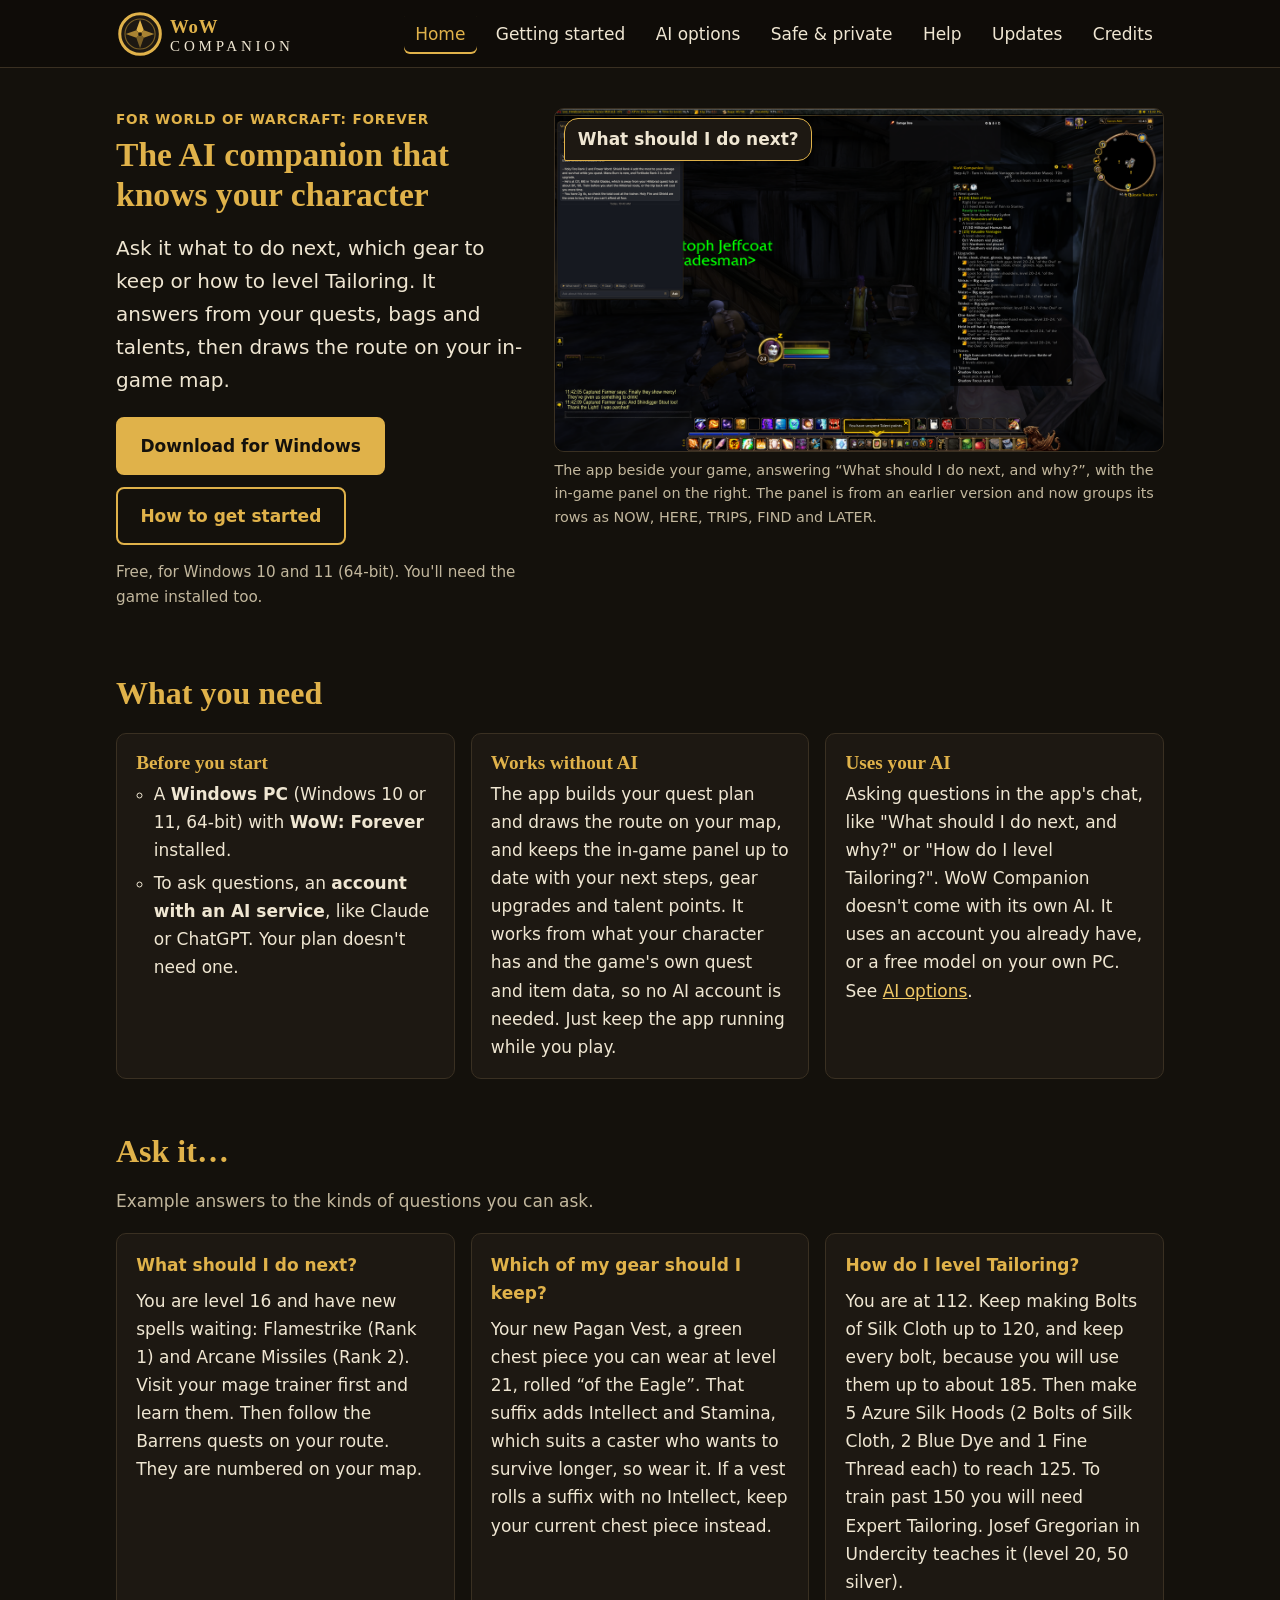
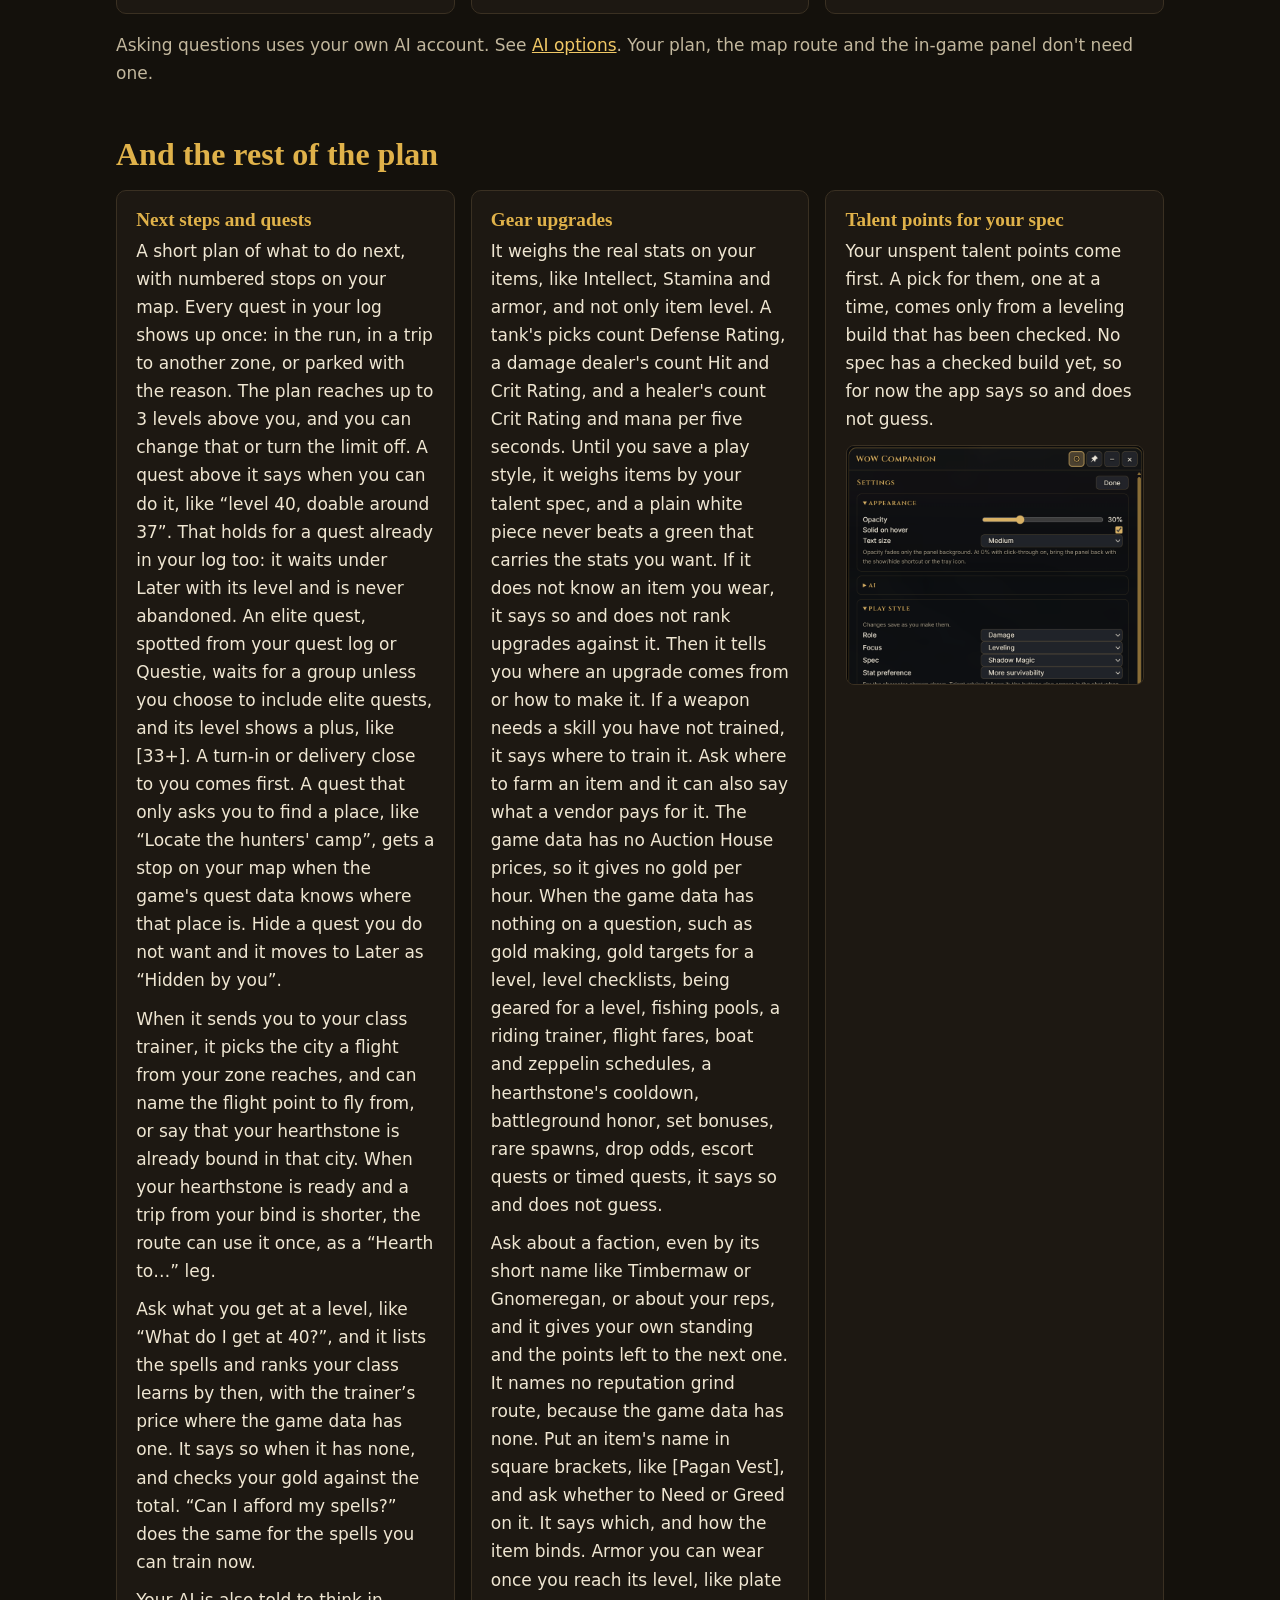
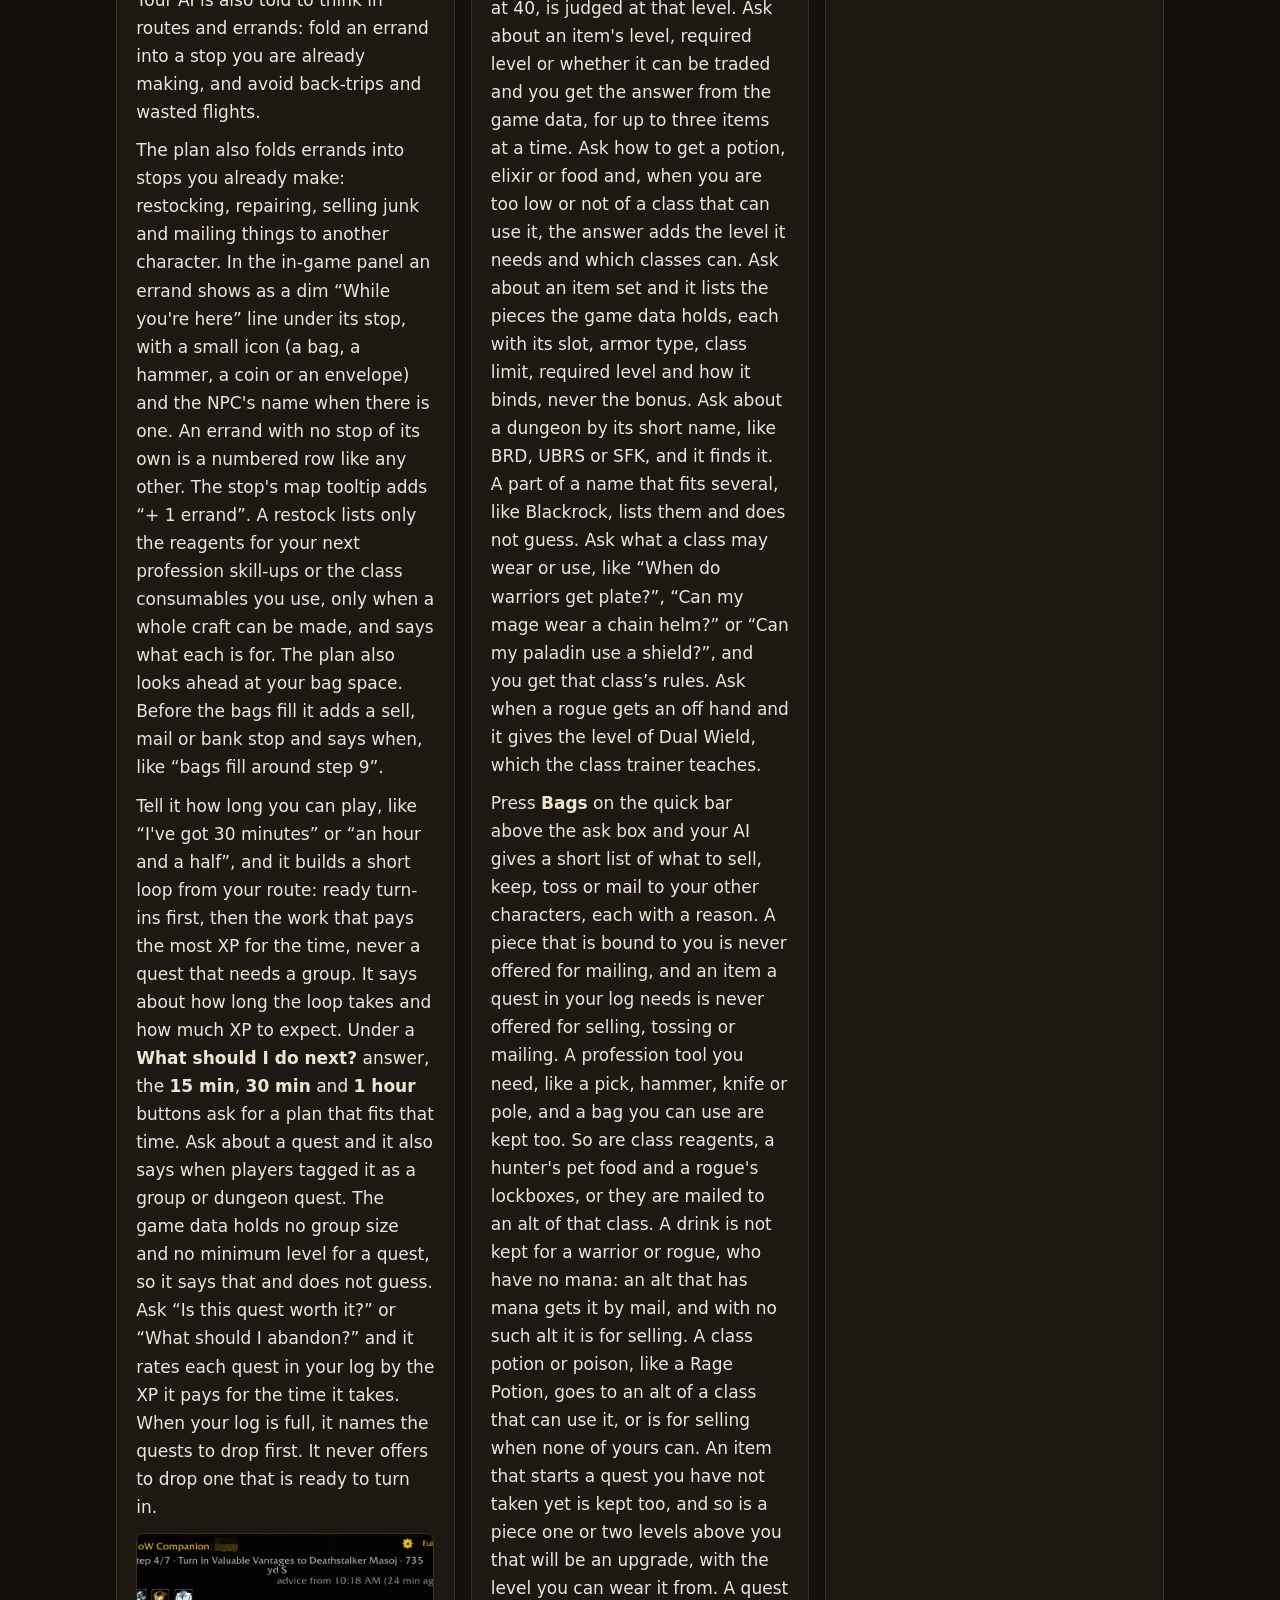
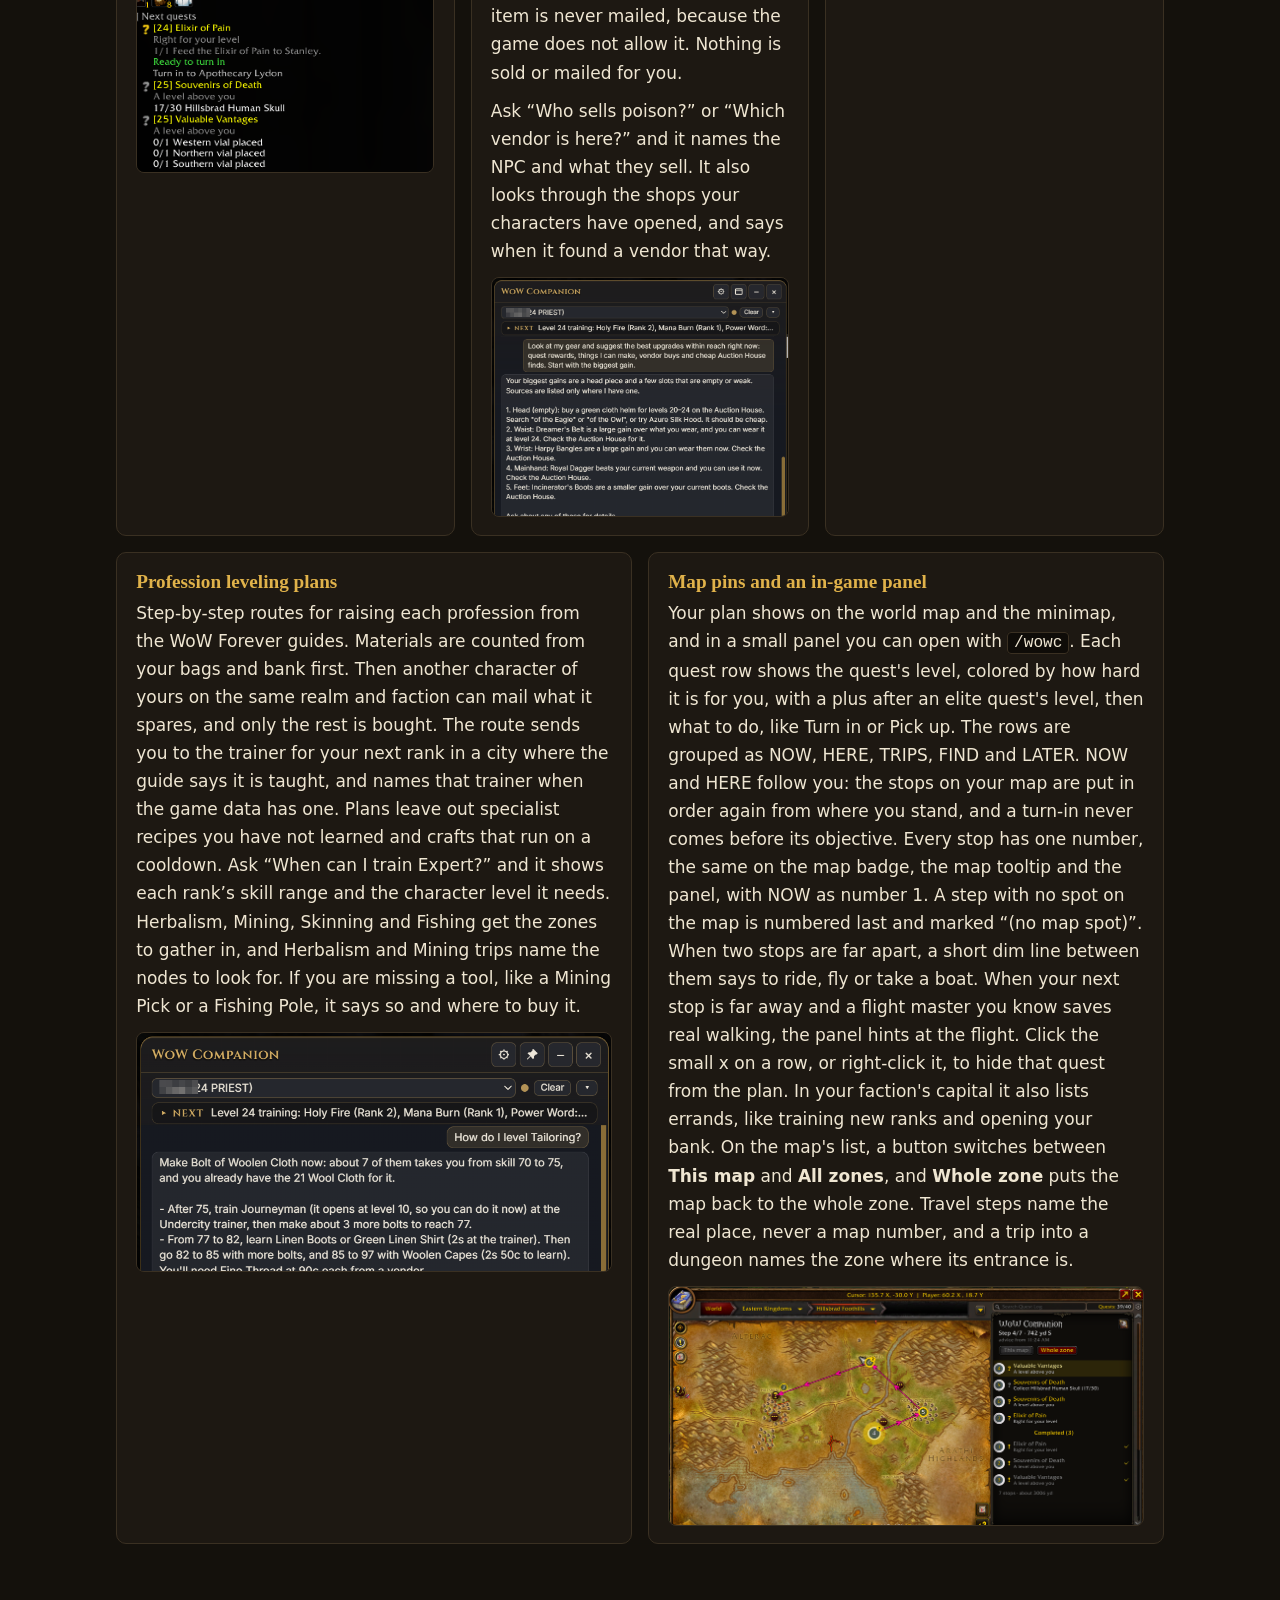
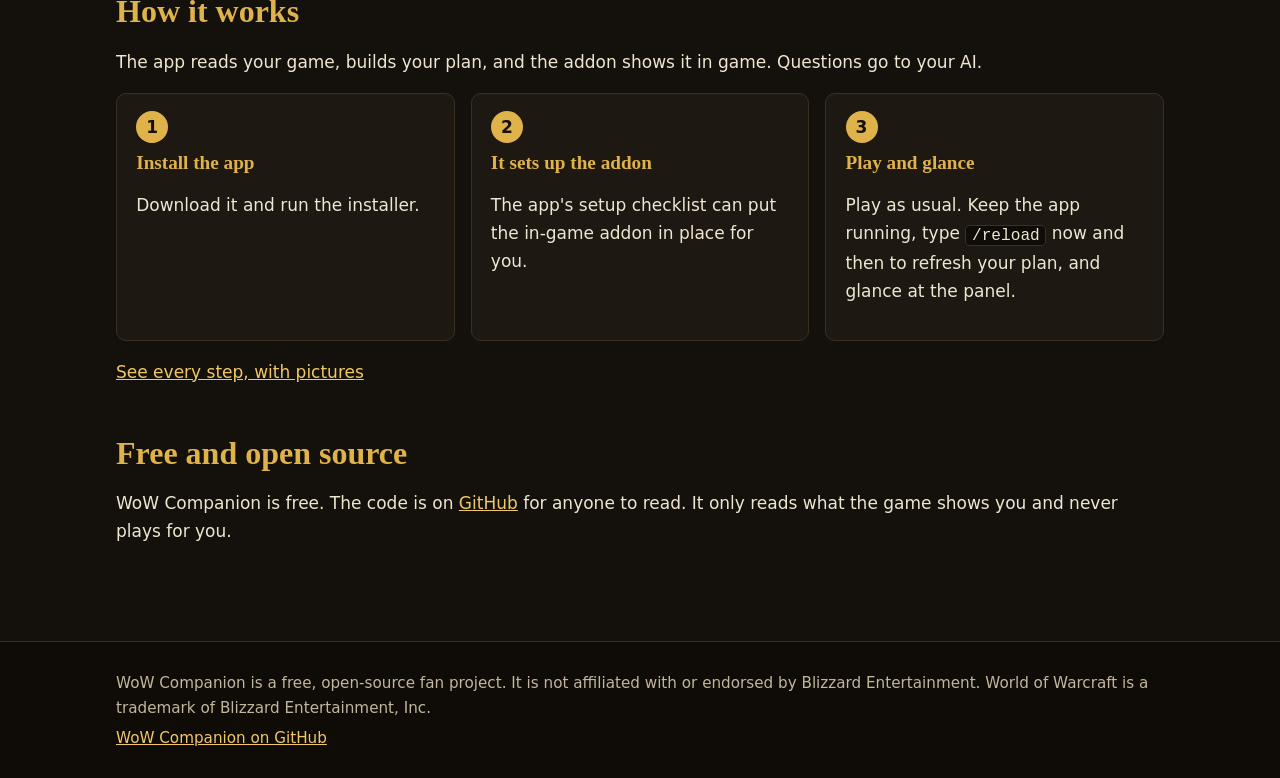
<file: index.html>
<!DOCTYPE html>
<html lang="en">
<head>
<meta charset="utf-8">
<meta name="viewport" content="width=device-width, initial-scale=1">
<title>WoW Companion: the AI companion that knows your character</title>
<meta name="description" content="The AI companion that knows your character, for World of Warcraft: Forever. Ask it anything and it answers from your quests, bags and talents, then draws the route on your map. Free, for Windows.">
<meta name="theme-color" content="#14110c">
<link rel="icon" href="favicon.svg" type="image/svg+xml">
<link rel="stylesheet" href="assets/site.css">
</head>
<body>
<a class="skip" href="#main">Skip to the content</a>
<header class="site"><div class="wrap">
<a class="brand" href="index.html"><img src="assets/logo.svg" alt="WoW Companion" width="330" height="64"></a>
<nav aria-label="Main"><ul>
<li><a href="index.html" aria-current="page">Home</a></li>
<li><a href="getting-started.html">Getting started</a></li>
<li><a href="ai-options.html">AI options</a></li>
<li><a href="safe-and-private.html">Safe &amp; private</a></li>
<li><a href="help.html">Help</a></li>
<li><a href="updates.html">Updates</a></li>
<li><a href="credits.html">Credits</a></li>
</ul></nav>
</div></header>
<main id="main"><div class="wrap">
<section class="hero">
<div>
<p class="eyebrow">For World of Warcraft: Forever</p>
<h1>The AI companion that knows your character</h1>
<p class="lead">Ask it what to do next, which gear to keep or how to level Tailoring. It answers from your quests, bags and talents, then draws the route on your in-game map.</p>
<div class="btns">
<a class="btn primary" id="download" href="https://github.com/WoW-Companion/advisor/releases/latest">Download for Windows</a>
<a class="btn ghost" href="getting-started.html">How to get started</a>
</div>
<p class="note">Free, for Windows 10 and 11 (64-bit). You'll need the game installed too.</p>
</div>
<figure class="fig heroshot"><div class="shot"><a class="zoom" href="assets/img/shots/hero-game-and-app-full.png"><img src="assets/img/shots/hero-game-and-app.webp" alt="Screenshot of the game with the WoW Companion app on the left answering What should I do next, and why, and the in-game panel on the right listing next quests" width="1400" height="788"></a><p class="bubble">What should I do next?</p></div><figcaption>The app beside your game, answering &ldquo;What should I do next, and why?&rdquo;, with the in-game panel on the right. The panel is from an earlier version and now groups its rows as NOW, HERE, TRIPS, FIND and LATER.</figcaption></figure>
</section>

<section id="need">
<h2>What you need</h2>
<ul class="cards three">
<li class="card"><h3>Before you start</h3><ul>
<li>A <strong>Windows PC</strong> (Windows 10 or 11, 64-bit) with <strong>WoW: Forever</strong> installed.</li>
<li>To ask questions, an <strong>account with an AI service</strong>, like Claude or ChatGPT. Your plan doesn't need one.</li>
</ul></li>
<li class="card"><h3>Works without AI</h3><p>The app builds your quest plan and draws the route on your map, and keeps the in-game panel up to date with your next steps, gear upgrades and talent points. It works from what your character has and the game's own quest and item data, so no AI account is needed. Just keep the app running while you play.</p></li>
<li class="card"><h3>Uses your AI</h3><p>Asking questions in the app's chat, like "What should I do next, and why?" or "How do I level Tailoring?". WoW Companion doesn't come with its own AI. It uses an account you already have, or a free model on your own PC. See <a href="ai-options.html">AI options</a>.</p></li>
</ul>
</section>

<!-- FACT-CHECK RULE: every gameplay claim or example on this site (quests, NPCs, zones, items, recipes, skill levels, costs) must be checked against the WoW Companion dataset or a cited reliable guide. Nothing may be invented. Record the checks in the mission report. See README.md. -->
<section id="ask">
<h2>Ask it&hellip;</h2>
<p class="muted">Example answers to the kinds of questions you can ask.</p>
<ul class="asks">
<li class="ask"><p class="q">What should I do next?</p><p class="a">You are level 16 and have new spells waiting: Flamestrike (Rank 1) and Arcane Missiles (Rank 2). Visit your mage trainer first and learn them. Then follow the Barrens quests on your route. They are numbered on your map.</p></li>
<li class="ask"><p class="q">Which of my gear should I keep?</p><p class="a">Your new Pagan Vest, a green chest piece you can wear at level 21, rolled &ldquo;of the Eagle&rdquo;. That suffix adds Intellect and Stamina, which suits a caster who wants to survive longer, so wear it. If a vest rolls a suffix with no Intellect, keep your current chest piece instead.</p></li>
<li class="ask"><p class="q">How do I level Tailoring?</p><p class="a">You are at 112. Keep making Bolts of Silk Cloth up to 120, and keep every bolt, because you will use them up to about 185. Then make 5 Azure Silk Hoods (2 Bolts of Silk Cloth, 2 Blue Dye and 1 Fine Thread each) to reach 125. To train past 150 you will need Expert Tailoring. Josef Gregorian in Undercity teaches it (level 20, 50 silver).</p></li>
</ul>
<p class="muted">Asking questions uses your own AI account. See <a href="ai-options.html">AI options</a>. Your plan, the map route and the in-game panel don't need one.</p>
</section>

<section>
<h2>And the rest of the plan</h2>
<ul class="cards five">
<li class="card"><h3>Next steps and quests</h3><p>A short plan of what to do next, with numbered stops on your map. Every quest in your log shows up once: in the run, in a trip to another zone, or parked with the reason. The plan reaches up to 3 levels above you, and you can change that or turn the limit off. A quest above it says when you can do it, like &ldquo;level 40, doable around 37&rdquo;. That holds for a quest already in your log too: it waits under Later with its level and is never abandoned. An elite quest, spotted from your quest log or Questie, waits for a group unless you choose to include elite quests, and its level shows a plus, like [33+]. A turn-in or delivery close to you comes first. A quest that only asks you to find a place, like &ldquo;Locate the hunters&#39; camp&rdquo;, gets a stop on your map when the game's quest data knows where that place is. Hide a quest you do not want and it moves to Later as &ldquo;Hidden by you&rdquo;.</p><p>When it sends you to your class trainer, it picks the city a flight from your zone reaches, and can name the flight point to fly from, or say that your hearthstone is already bound in that city. When your hearthstone is ready and a trip from your bind is shorter, the route can use it once, as a &ldquo;Hearth to&hellip;&rdquo; leg.</p><p>Ask what you get at a level, like &ldquo;What do I get at 40?&rdquo;, and it lists the spells and ranks your class learns by then, with the trainer&rsquo;s price where the game data has one. It says so when it has none, and checks your gold against the total. &ldquo;Can I afford my spells?&rdquo; does the same for the spells you can train now.</p><p>Your AI is also told to think in routes and errands: fold an errand into a stop you are already making, and avoid back-trips and wasted flights.</p><p>The plan also folds errands into stops you already make: restocking, repairing, selling junk and mailing things to another character. In the in-game panel an errand shows as a dim &ldquo;While you&#39;re here&rdquo; line under its stop, with a small icon (a bag, a hammer, a coin or an envelope) and the NPC&#39;s name when there is one. An errand with no stop of its own is a numbered row like any other. The stop&#39;s map tooltip adds &ldquo;+ 1 errand&rdquo;. A restock lists only the reagents for your next profession skill-ups or the class consumables you use, only when a whole craft can be made, and says what each is for. The plan also looks ahead at your bag space. Before the bags fill it adds a sell, mail or bank stop and says when, like &ldquo;bags fill around step 9&rdquo;.</p><p>Tell it how long you can play, like &ldquo;I've got 30 minutes&rdquo; or &ldquo;an hour and a half&rdquo;, and it builds a short loop from your route: ready turn-ins first, then the work that pays the most XP for the time, never a quest that needs a group. It says about how long the loop takes and how much XP to expect. Under a <strong>What should I do next?</strong> answer, the <strong>15 min</strong>, <strong>30 min</strong> and <strong>1 hour</strong> buttons ask for a plan that fits that time. Ask about a quest and it also says when players tagged it as a group or dungeon quest. The game data holds no group size and no minimum level for a quest, so it says that and does not guess. Ask &ldquo;Is this quest worth it?&rdquo; or &ldquo;What should I abandon?&rdquo; and it rates each quest in your log by the XP it pays for the time it takes. When your log is full, it names the quests to drop first. It never offers to drop one that is ready to turn in.</p><a class="zoom" href="assets/img/shots/panel-next-quests.png"><img src="assets/img/shots/panel-next-quests.png" alt="Screenshot of the in-game panel listing next quests, with the quest that is ready to turn in shown in green" width="783" height="555" loading="lazy"></a></li>
<li class="card"><h3>Gear upgrades</h3><p>It weighs the real stats on your items, like Intellect, Stamina and armor, and not only item level. A tank's picks count Defense Rating, a damage dealer's count Hit and Crit Rating, and a healer's count Crit Rating and mana per five seconds. Until you save a play style, it weighs items by your talent spec, and a plain white piece never beats a green that carries the stats you want. If it does not know an item you wear, it says so and does not rank upgrades against it. Then it tells you where an upgrade comes from or how to make it. If a weapon needs a skill you have not trained, it says where to train it. Ask where to farm an item and it can also say what a vendor pays for it. The game data has no Auction House prices, so it gives no gold per hour. When the game data has nothing on a question, such as gold making, gold targets for a level, level checklists, being geared for a level, fishing pools, a riding trainer, flight fares, boat and zeppelin schedules, a hearthstone's cooldown, battleground honor, set bonuses, rare spawns, drop odds, escort quests or timed quests, it says so and does not guess.</p><p>Ask about a faction, even by its short name like Timbermaw or Gnomeregan, or about your reps, and it gives your own standing and the points left to the next one. It names no reputation grind route, because the game data has none. Put an item's name in square brackets, like [Pagan Vest], and ask whether to Need or Greed on it. It says which, and how the item binds. Armor you can wear once you reach its level, like plate at 40, is judged at that level. Ask about an item's level, required level or whether it can be traded and you get the answer from the game data, for up to three items at a time. Ask how to get a potion, elixir or food and, when you are too low or not of a class that can use it, the answer adds the level it needs and which classes can. Ask about an item set and it lists the pieces the game data holds, each with its slot, armor type, class limit, required level and how it binds, never the bonus. Ask about a dungeon by its short name, like BRD, UBRS or SFK, and it finds it. A part of a name that fits several, like Blackrock, lists them and does not guess. Ask what a class may wear or use, like &ldquo;When do warriors get plate?&rdquo;, &ldquo;Can my mage wear a chain helm?&rdquo; or &ldquo;Can my paladin use a shield?&rdquo;, and you get that class&rsquo;s rules. Ask when a rogue gets an off hand and it gives the level of Dual Wield, which the class trainer teaches.</p><p>Press <strong>Bags</strong> on the quick bar above the ask box and your AI gives a short list of what to sell, keep, toss or mail to your other characters, each with a reason. A piece that is bound to you is never offered for mailing, and an item a quest in your log needs is never offered for selling, tossing or mailing. A profession tool you need, like a pick, hammer, knife or pole, and a bag you can use are kept too. So are class reagents, a hunter's pet food and a rogue's lockboxes, or they are mailed to an alt of that class. A drink is not kept for a warrior or rogue, who have no mana: an alt that has mana gets it by mail, and with no such alt it is for selling. A class potion or poison, like a Rage Potion, goes to an alt of a class that can use it, or is for selling when none of yours can. An item that starts a quest you have not taken yet is kept too, and so is a piece one or two levels above you that will be an upgrade, with the level you can wear it from. A quest item is never mailed, because the game does not allow it. Nothing is sold or mailed for you.</p><p>Ask &ldquo;Who sells poison?&rdquo; or &ldquo;Which vendor is here?&rdquo; and it names the NPC and what they sell. It also looks through the shops your characters have opened, and says when it found a vendor that way.</p><a class="zoom" href="assets/img/shots/app-gear-answer.png"><img src="assets/img/shots/app-gear-answer.png" alt="Screenshot of the app answering a request for gear upgrades with a list of five: a head piece to buy, then a belt, bangles, a dagger and boots, each with where to look" width="805" height="772" loading="lazy"></a></li>
<li class="card"><h3>Talent points for your spec</h3><p>Your unspent talent points come first. A pick for them, one at a time, comes only from a leveling build that has been checked. No spec has a checked build yet, so for now the app says so and does not guess.</p><a class="zoom" href="assets/img/shots/app-settings-play-style.png"><img src="assets/img/shots/app-settings-play-style.png" alt="Screenshot of the app&#39;s Settings with the Play style section open, showing role, focus, spec and stat preference" width="802" height="700" loading="lazy"></a></li>
<li class="card"><h3>Profession leveling plans</h3><p>Step-by-step routes for raising each profession from the WoW Forever guides. Materials are counted from your bags and bank first. Then another character of yours on the same realm and faction can mail what it spares, and only the rest is bought. The route sends you to the trainer for your next rank in a city where the guide says it is taught, and names that trainer when the game data has one. Plans leave out specialist recipes you have not learned and crafts that run on a cooldown. Ask &ldquo;When can I train Expert?&rdquo; and it shows each rank&rsquo;s skill range and the character level it needs. Herbalism, Mining, Skinning and Fishing get the zones to gather in, and Herbalism and Mining trips name the nodes to look for. If you are missing a tool, like a Mining Pick or a Fishing Pole, it says so and where to buy it.</p><a class="zoom" href="assets/img/shots/app-tailoring-answer.png"><img src="assets/img/shots/app-tailoring-answer.png" alt="Screenshot of the app answering How do I level Tailoring? with the next Woolen Cloth bolts to make, the recipes to learn at the trainer and the Fine Thread to buy from a vendor" width="805" height="788" loading="lazy"></a></li>
<li class="card"><h3>Map pins and an in-game panel</h3><p>Your plan shows on the world map and the minimap, and in a small panel you can open with <code>/wowc</code>. Each quest row shows the quest's level, colored by how hard it is for you, with a plus after an elite quest's level, then what to do, like Turn in or Pick up. The rows are grouped as NOW, HERE, TRIPS, FIND and LATER. NOW and HERE follow you: the stops on your map are put in order again from where you stand, and a turn-in never comes before its objective. Every stop has one number, the same on the map badge, the map tooltip and the panel, with NOW as number 1. A step with no spot on the map is numbered last and marked &ldquo;(no map spot)&rdquo;. When two stops are far apart, a short dim line between them says to ride, fly or take a boat. When your next stop is far away and a flight master you know saves real walking, the panel hints at the flight. Click the small x on a row, or right-click it, to hide that quest from the plan. In your faction's capital it also lists errands, like training new ranks and opening your bank. On the map's list, a button switches between <strong>This map</strong> and <strong>All zones</strong>, and <strong>Whole zone</strong> puts the map back to the whole zone. Travel steps name the real place, never a map number, and a trip into a dungeon names the zone where its entrance is.</p><a class="zoom" href="assets/img/shots/map-route-whole-zone-full.png"><img src="assets/img/shots/map-route-whole-zone.webp" alt="Screenshot of the game's world map with a numbered route between quest stops, and the WoW Companion side panel showing This map and Whole zone buttons above the list of stops" width="960" height="503" loading="lazy"></a></li>
</ul>
</section>

<section>
<h2>How it works</h2>
<p>The app reads your game, builds your plan, and the addon shows it in game. Questions go to your AI.</p>
<ol class="steps">
<li><h3>Install the app</h3><p>Download it and run the installer.</p></li>
<li><h3>It sets up the addon</h3><p>The app's setup checklist can put the in-game addon in place for you.</p></li>
<li><h3>Play and glance</h3><p>Play as usual. Keep the app running, type <code>/reload</code> now and then to refresh your plan, and glance at the panel.</p></li>
</ol>
<p><a href="getting-started.html">See every step, with pictures</a></p>
</section>

<section>
<h2>Free and open source</h2>
<p>WoW Companion is free. The code is on <a href="https://github.com/WoW-Companion">GitHub</a> for anyone to read. It only reads what the game shows you and never plays for you.</p>
</section>
</div></main>
<footer class="site"><div class="wrap">
<p>WoW Companion is a free, open-source fan project. It is not affiliated with or endorsed by Blizzard Entertainment. World of Warcraft is a trademark of Blizzard Entertainment, Inc.</p>
<p><a href="https://github.com/WoW-Companion">WoW Companion on GitHub</a></p>
</div></footer>
<script>
(function(){var a=document.getElementById("download");if(!a||!window.fetch)return;
fetch("https://api.github.com/repos/WoW-Companion/advisor/releases/latest").then(function(r){if(!r.ok)throw 0;return r.json()}).then(function(j){
var s=(j.assets||[]).filter(function(x){return /^WoW-Companion-Setup-.*-x64\.exe$/.test(x.name)})[0];
if(s&&/^https:\/\/github\.com\//.test(s.browser_download_url)){a.href=s.browser_download_url}
}).catch(function(){});})();
</script>
<script src="assets/lightbox.js" defer></script>
</body>
</html>
</file>
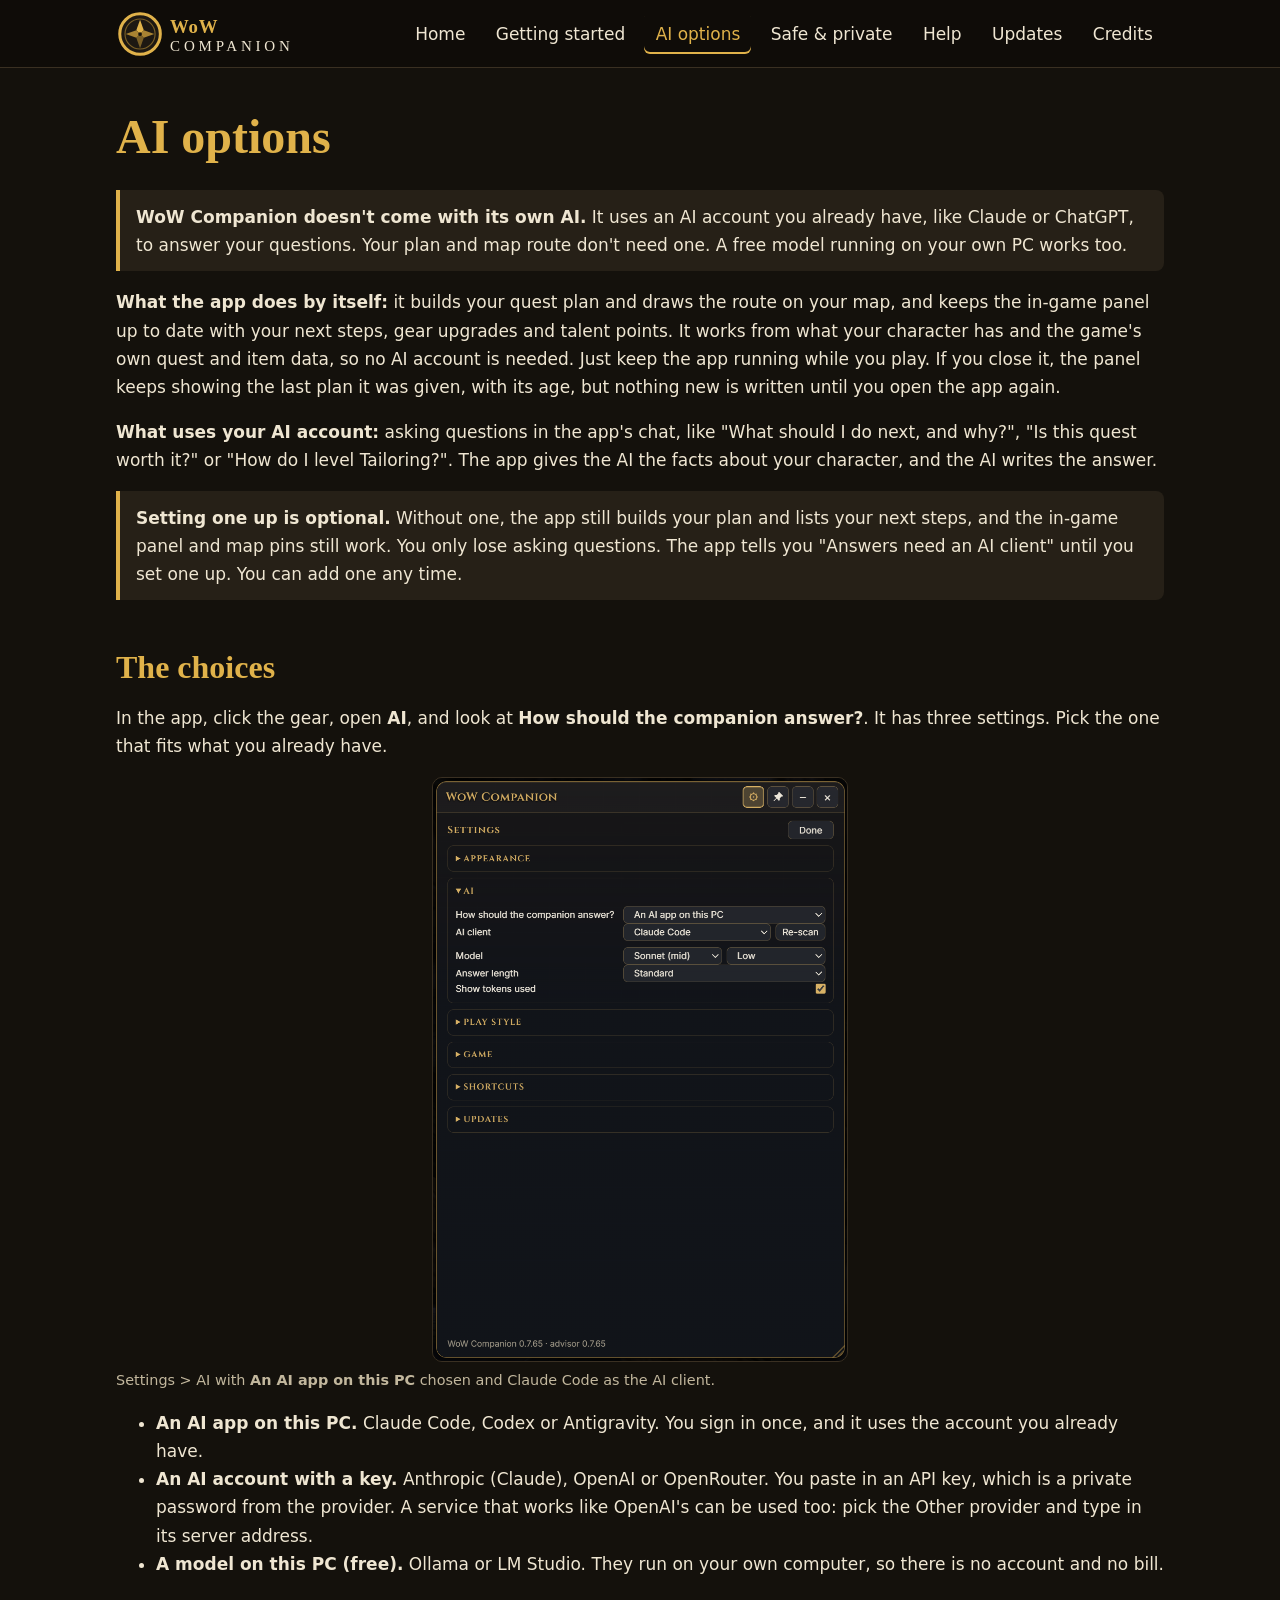
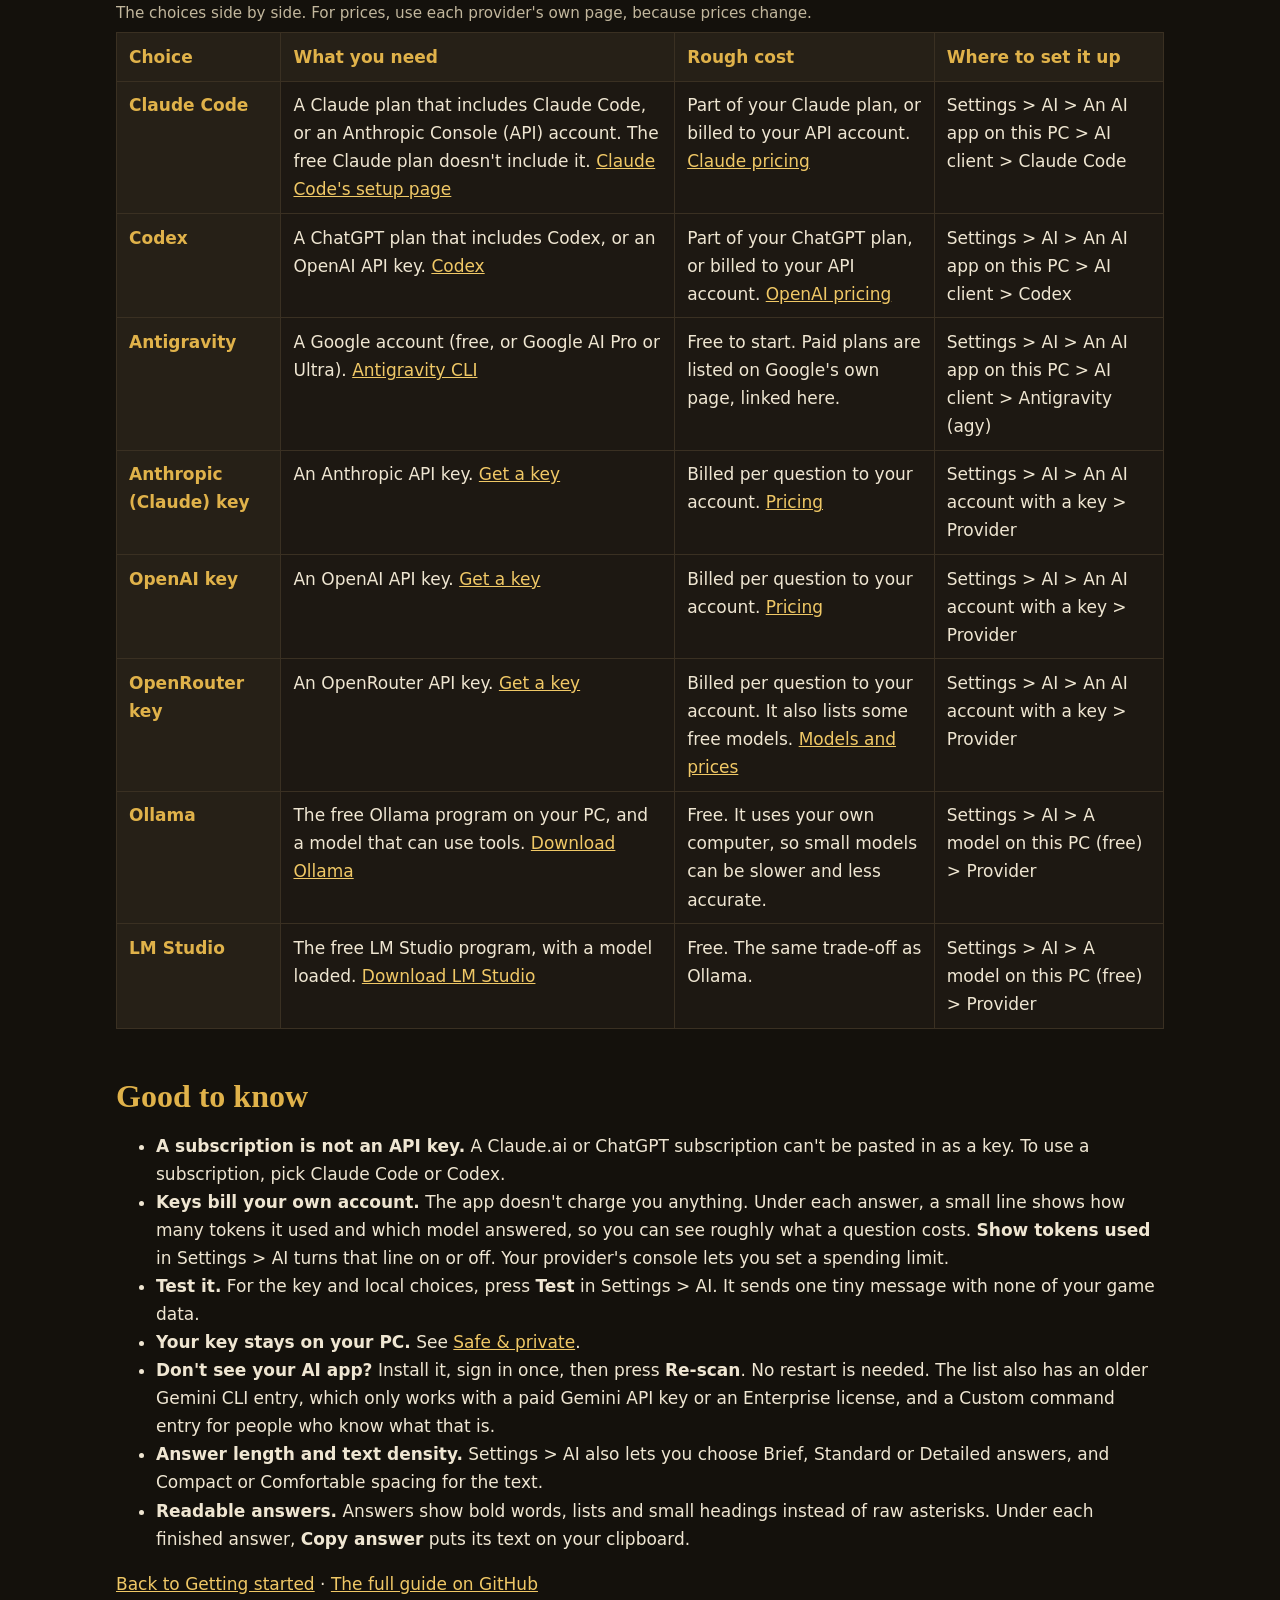
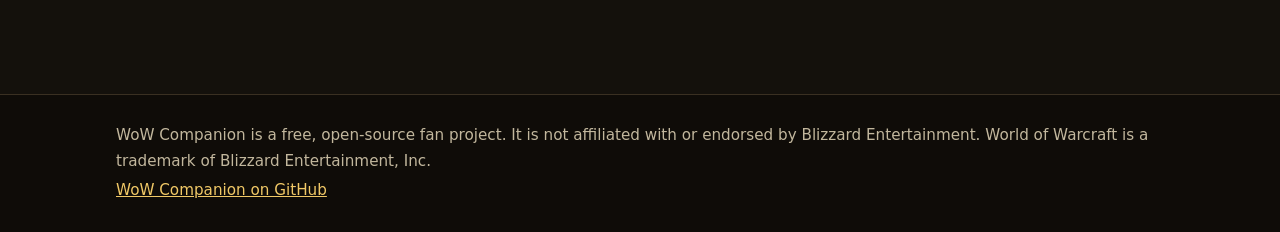
<file: ai-options.html>
<!DOCTYPE html>
<html lang="en">
<head>
<meta charset="utf-8">
<meta name="viewport" content="width=device-width, initial-scale=1">
<title>AI options · WoW Companion</title>
<meta name="description" content="Which AI helpers WoW Companion can use, what each one needs, and how to pick one. The AI part is optional.">
<meta name="theme-color" content="#14110c">
<link rel="icon" href="favicon.svg" type="image/svg+xml">
<link rel="stylesheet" href="assets/site.css">
</head>
<body>
<a class="skip" href="#main">Skip to the content</a>
<header class="site"><div class="wrap">
<a class="brand" href="index.html"><img src="assets/logo.svg" alt="WoW Companion" width="330" height="64"></a>
<nav aria-label="Main"><ul>
<li><a href="index.html">Home</a></li>
<li><a href="getting-started.html">Getting started</a></li>
<li><a href="ai-options.html" aria-current="page">AI options</a></li>
<li><a href="safe-and-private.html">Safe &amp; private</a></li>
<li><a href="help.html">Help</a></li>
<li><a href="updates.html">Updates</a></li>
<li><a href="credits.html">Credits</a></li>
</ul></nav>
</div></header>
<main id="main"><div class="wrap">
<section>
<h1>AI options</h1>
<div class="callout"><strong>WoW Companion doesn't come with its own AI.</strong> It uses an AI account you already have, like Claude or ChatGPT, to answer your questions. Your plan and map route don't need one. A free model running on your own PC works too.</div>
<p><strong>What the app does by itself:</strong> it builds your quest plan and draws the route on your map, and keeps the in-game panel up to date with your next steps, gear upgrades and talent points. It works from what your character has and the game's own quest and item data, so no AI account is needed. Just keep the app running while you play. If you close it, the panel keeps showing the last plan it was given, with its age, but nothing new is written until you open the app again.</p>
<p><strong>What uses your AI account:</strong> asking questions in the app's chat, like "What should I do next, and why?", "Is this quest worth it?" or "How do I level Tailoring?". The app gives the AI the facts about your character, and the AI writes the answer.</p>
<div class="callout"><strong>Setting one up is optional.</strong> Without one, the app still builds your plan and lists your next steps, and the in-game panel and map pins still work. You only lose asking questions. The app tells you "Answers need an AI client" until you set one up. You can add one any time.</div>
</section>

<section>
<h2>The choices</h2>
<p>In the app, click the gear, open <strong>AI</strong>, and look at <strong>How should the companion answer?</strong>. It has three settings. Pick the one that fits what you already have.</p>
<figure class="fig tall"><a class="zoom" href="assets/img/shots/app-settings-ai.png"><img src="assets/img/shots/app-settings-ai.png" alt="Screenshot of the app's Settings with the AI section open, showing An AI app on this PC chosen, Claude Code as the AI client, a model, Answer length set to Standard and a Show tokens used box" width="805" height="1134" loading="lazy"></a><figcaption>Settings &gt; AI with <strong>An AI app on this PC</strong> chosen and Claude Code as the AI client.</figcaption></figure>
<ul>
<li><strong>An AI app on this PC.</strong> Claude Code, Codex or Antigravity. You sign in once, and it uses the account you already have.</li>
<li><strong>An AI account with a key.</strong> Anthropic (Claude), OpenAI or OpenRouter. You paste in an API key, which is a private password from the provider. A service that works like OpenAI's can be used too: pick the Other provider and type in its server address.</li>
<li><strong>A model on this PC (free).</strong> Ollama or LM Studio. They run on your own computer, so there is no account and no bill.</li>
</ul>
<div class="tablewrap">
<table>
<caption>The choices side by side. For prices, use each provider's own page, because prices change.</caption>
<thead><tr><th scope="col">Choice</th><th scope="col">What you need</th><th scope="col">Rough cost</th><th scope="col">Where to set it up</th></tr></thead>
<tbody>
<tr><th scope="row">Claude Code</th><td>A Claude plan that includes Claude Code, or an Anthropic Console (API) account. The free Claude plan doesn't include it. <a href="https://code.claude.com/docs/en/setup">Claude Code's setup page</a></td><td>Part of your Claude plan, or billed to your API account. <a href="https://claude.com/pricing">Claude pricing</a></td><td>Settings &gt; AI &gt; An AI app on this PC &gt; AI client &gt; Claude Code</td></tr>
<tr><th scope="row">Codex</th><td>A ChatGPT plan that includes Codex, or an OpenAI API key. <a href="https://github.com/openai/codex">Codex</a></td><td>Part of your ChatGPT plan, or billed to your API account. <a href="https://openai.com/api/pricing/">OpenAI pricing</a></td><td>Settings &gt; AI &gt; An AI app on this PC &gt; AI client &gt; Codex</td></tr>
<tr><th scope="row">Antigravity</th><td>A Google account (free, or Google AI Pro or Ultra). <a href="https://antigravity.google/docs/getting-started?tab=cli">Antigravity CLI</a></td><td>Free to start. Paid plans are listed on Google's own page, linked here.</td><td>Settings &gt; AI &gt; An AI app on this PC &gt; AI client &gt; Antigravity (agy)</td></tr>
<tr><th scope="row">Anthropic (Claude) key</th><td>An Anthropic API key. <a href="https://platform.claude.com/settings/keys">Get a key</a></td><td>Billed per question to your account. <a href="https://claude.com/pricing">Pricing</a></td><td>Settings &gt; AI &gt; An AI account with a key &gt; Provider</td></tr>
<tr><th scope="row">OpenAI key</th><td>An OpenAI API key. <a href="https://platform.openai.com/api-keys">Get a key</a></td><td>Billed per question to your account. <a href="https://openai.com/api/pricing/">Pricing</a></td><td>Settings &gt; AI &gt; An AI account with a key &gt; Provider</td></tr>
<tr><th scope="row">OpenRouter key</th><td>An OpenRouter API key. <a href="https://openrouter.ai/keys">Get a key</a></td><td>Billed per question to your account. It also lists some free models. <a href="https://openrouter.ai/models">Models and prices</a></td><td>Settings &gt; AI &gt; An AI account with a key &gt; Provider</td></tr>
<tr><th scope="row">Ollama</th><td>The free Ollama program on your PC, and a model that can use tools. <a href="https://ollama.com/download">Download Ollama</a></td><td>Free. It uses your own computer, so small models can be slower and less accurate.</td><td>Settings &gt; AI &gt; A model on this PC (free) &gt; Provider</td></tr>
<tr><th scope="row">LM Studio</th><td>The free LM Studio program, with a model loaded. <a href="https://lmstudio.ai/download">Download LM Studio</a></td><td>Free. The same trade-off as Ollama.</td><td>Settings &gt; AI &gt; A model on this PC (free) &gt; Provider</td></tr>
</tbody>
</table>
</div>
</section>

<section>
<h2>Good to know</h2>
<ul>
<li><strong>A subscription is not an API key.</strong> A Claude.ai or ChatGPT subscription can't be pasted in as a key. To use a subscription, pick Claude Code or Codex.</li>
<li><strong>Keys bill your own account.</strong> The app doesn't charge you anything. Under each answer, a small line shows how many tokens it used and which model answered, so you can see roughly what a question costs. <strong>Show tokens used</strong> in Settings &gt; AI turns that line on or off. Your provider's console lets you set a spending limit.</li>
<li><strong>Test it.</strong> For the key and local choices, press <strong>Test</strong> in Settings &gt; AI. It sends one tiny message with none of your game data.</li>
<li><strong>Your key stays on your PC.</strong> See <a href="safe-and-private.html">Safe &amp; private</a>.</li>
<li><strong>Don't see your AI app?</strong> Install it, sign in once, then press <strong>Re-scan</strong>. No restart is needed. The list also has an older Gemini CLI entry, which only works with a paid Gemini API key or an Enterprise license, and a Custom command entry for people who know what that is.</li>
<li><strong>Answer length and text density.</strong> Settings &gt; AI also lets you choose Brief, Standard or Detailed answers, and Compact or Comfortable spacing for the text.</li>
<li><strong>Readable answers.</strong> Answers show bold words, lists and small headings instead of raw asterisks. Under each finished answer, <strong>Copy answer</strong> puts its text on your clipboard.</li>
</ul>
<p><a href="getting-started.html">Back to Getting started</a> · <a href="https://github.com/WoW-Companion/advisor/blob/main/docs/providers.md">The full guide on GitHub</a></p>
</section>
</div></main>
<footer class="site"><div class="wrap">
<p>WoW Companion is a free, open-source fan project. It is not affiliated with or endorsed by Blizzard Entertainment. World of Warcraft is a trademark of Blizzard Entertainment, Inc.</p>
<p><a href="https://github.com/WoW-Companion">WoW Companion on GitHub</a></p>
</div></footer>
<script src="assets/lightbox.js" defer></script>
</body>
</html>
</file>
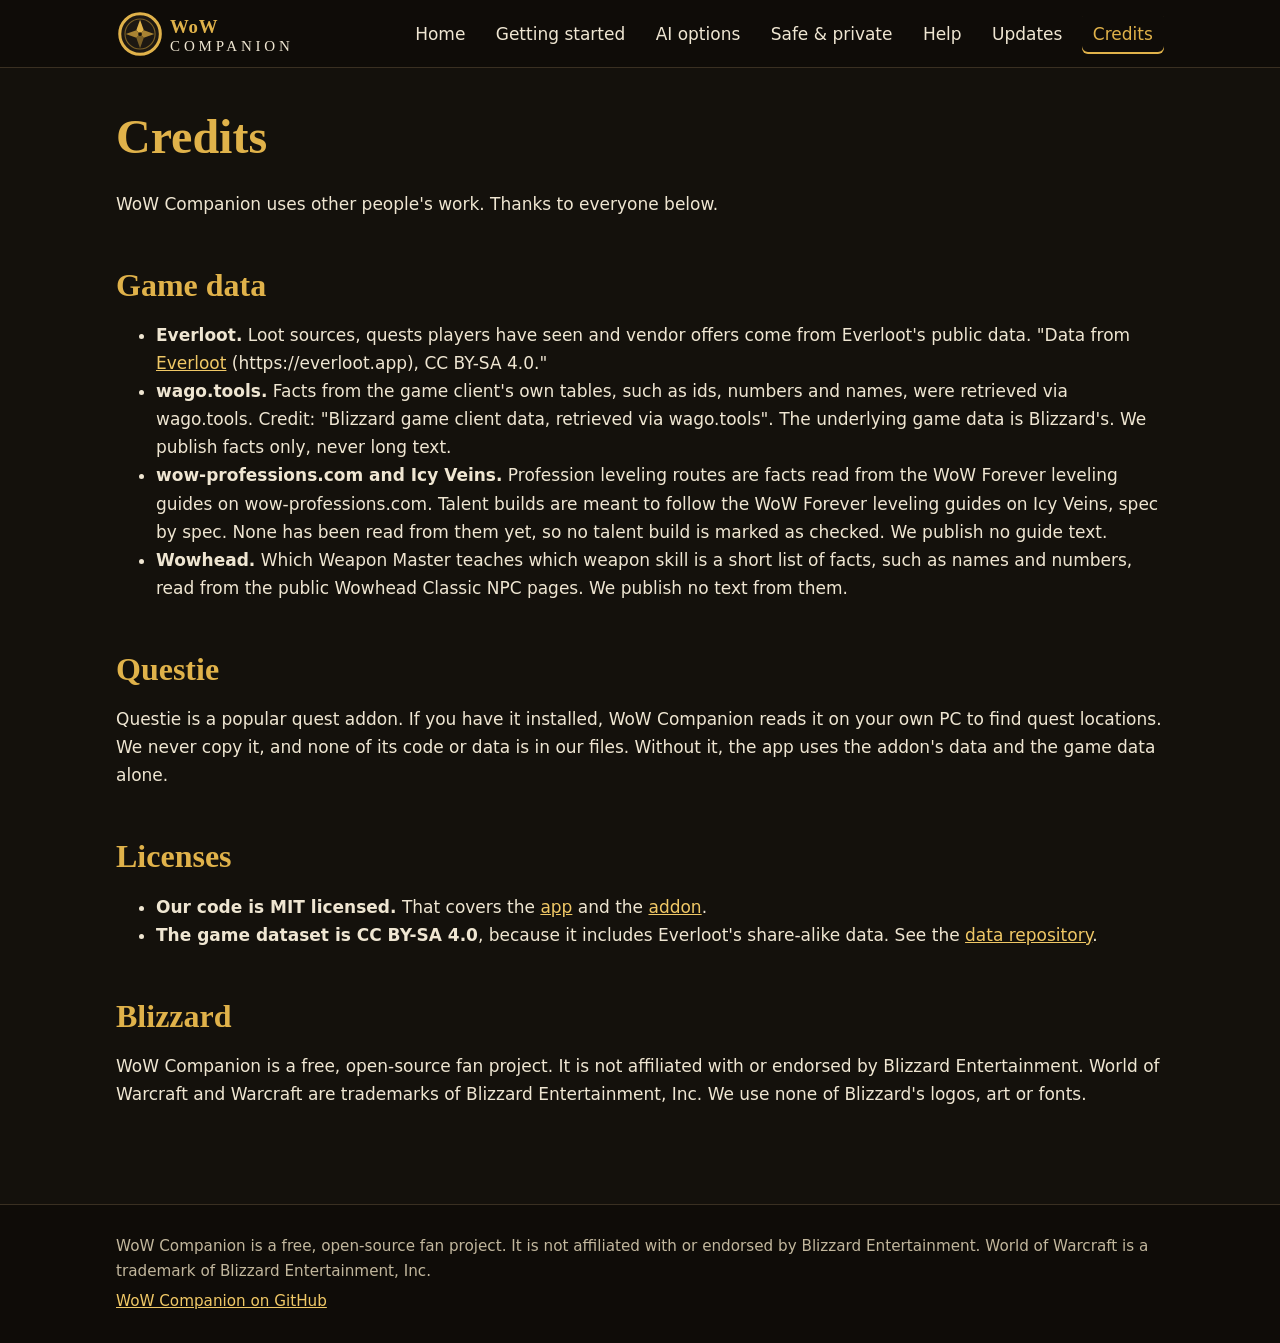
<file: credits.html>
<!DOCTYPE html>
<html lang="en">
<head>
<meta charset="utf-8">
<meta name="viewport" content="width=device-width, initial-scale=1">
<title>Credits · WoW Companion</title>
<meta name="description" content="Who made the data behind WoW Companion, how Questie is used, our licenses and the Blizzard disclaimer.">
<meta name="theme-color" content="#14110c">
<link rel="icon" href="favicon.svg" type="image/svg+xml">
<link rel="stylesheet" href="assets/site.css">
</head>
<body>
<a class="skip" href="#main">Skip to the content</a>
<header class="site"><div class="wrap">
<a class="brand" href="index.html"><img src="assets/logo.svg" alt="WoW Companion" width="330" height="64"></a>
<nav aria-label="Main"><ul>
<li><a href="index.html">Home</a></li>
<li><a href="getting-started.html">Getting started</a></li>
<li><a href="ai-options.html">AI options</a></li>
<li><a href="safe-and-private.html">Safe &amp; private</a></li>
<li><a href="help.html">Help</a></li>
<li><a href="updates.html">Updates</a></li>
<li><a href="credits.html" aria-current="page">Credits</a></li>
</ul></nav>
</div></header>
<main id="main"><div class="wrap">
<section>
<h1>Credits</h1>
<p>WoW Companion uses other people's work. Thanks to everyone below.</p>
</section>

<section>
<h2>Game data</h2>
<ul>
<li><strong>Everloot.</strong> Loot sources, quests players have seen and vendor offers come from Everloot's public data. "Data from <a href="https://everloot.app">Everloot</a> (https://everloot.app), CC BY-SA 4.0."</li>
<li><strong>wago.tools.</strong> Facts from the game client's own tables, such as ids, numbers and names, were retrieved via wago.tools. Credit: "Blizzard game client data, retrieved via wago.tools". The underlying game data is Blizzard's. We publish facts only, never long text.</li>
<li><strong>wow-professions.com and Icy Veins.</strong> Profession leveling routes are facts read from the WoW Forever leveling guides on wow-professions.com. Talent builds are meant to follow the WoW Forever leveling guides on Icy Veins, spec by spec. None has been read from them yet, so no talent build is marked as checked. We publish no guide text.</li>
<li><strong>Wowhead.</strong> Which Weapon Master teaches which weapon skill is a short list of facts, such as names and numbers, read from the public Wowhead Classic NPC pages. We publish no text from them.</li>
</ul>
</section>

<section>
<h2>Questie</h2>
<p>Questie is a popular quest addon. If you have it installed, WoW Companion reads it on your own PC to find quest locations. We never copy it, and none of its code or data is in our files. Without it, the app uses the addon's data and the game data alone.</p>
</section>

<section>
<h2>Licenses</h2>
<ul>
<li><strong>Our code is MIT licensed.</strong> That covers the <a href="https://github.com/WoW-Companion/advisor">app</a> and the <a href="https://github.com/WoW-Companion/addon">addon</a>.</li>
<li><strong>The game dataset is CC BY-SA 4.0</strong>, because it includes Everloot's share-alike data. See the <a href="https://github.com/WoW-Companion/data">data repository</a>.</li>
</ul>
</section>

<section>
<h2>Blizzard</h2>
<p>WoW Companion is a free, open-source fan project. It is not affiliated with or endorsed by Blizzard Entertainment. World of Warcraft and Warcraft are trademarks of Blizzard Entertainment, Inc. We use none of Blizzard's logos, art or fonts.</p>
</section>
</div></main>
<footer class="site"><div class="wrap">
<p>WoW Companion is a free, open-source fan project. It is not affiliated with or endorsed by Blizzard Entertainment. World of Warcraft is a trademark of Blizzard Entertainment, Inc.</p>
<p><a href="https://github.com/WoW-Companion">WoW Companion on GitHub</a></p>
</div></footer>
<script src="assets/lightbox.js" defer></script>
</body>
</html>
</file>
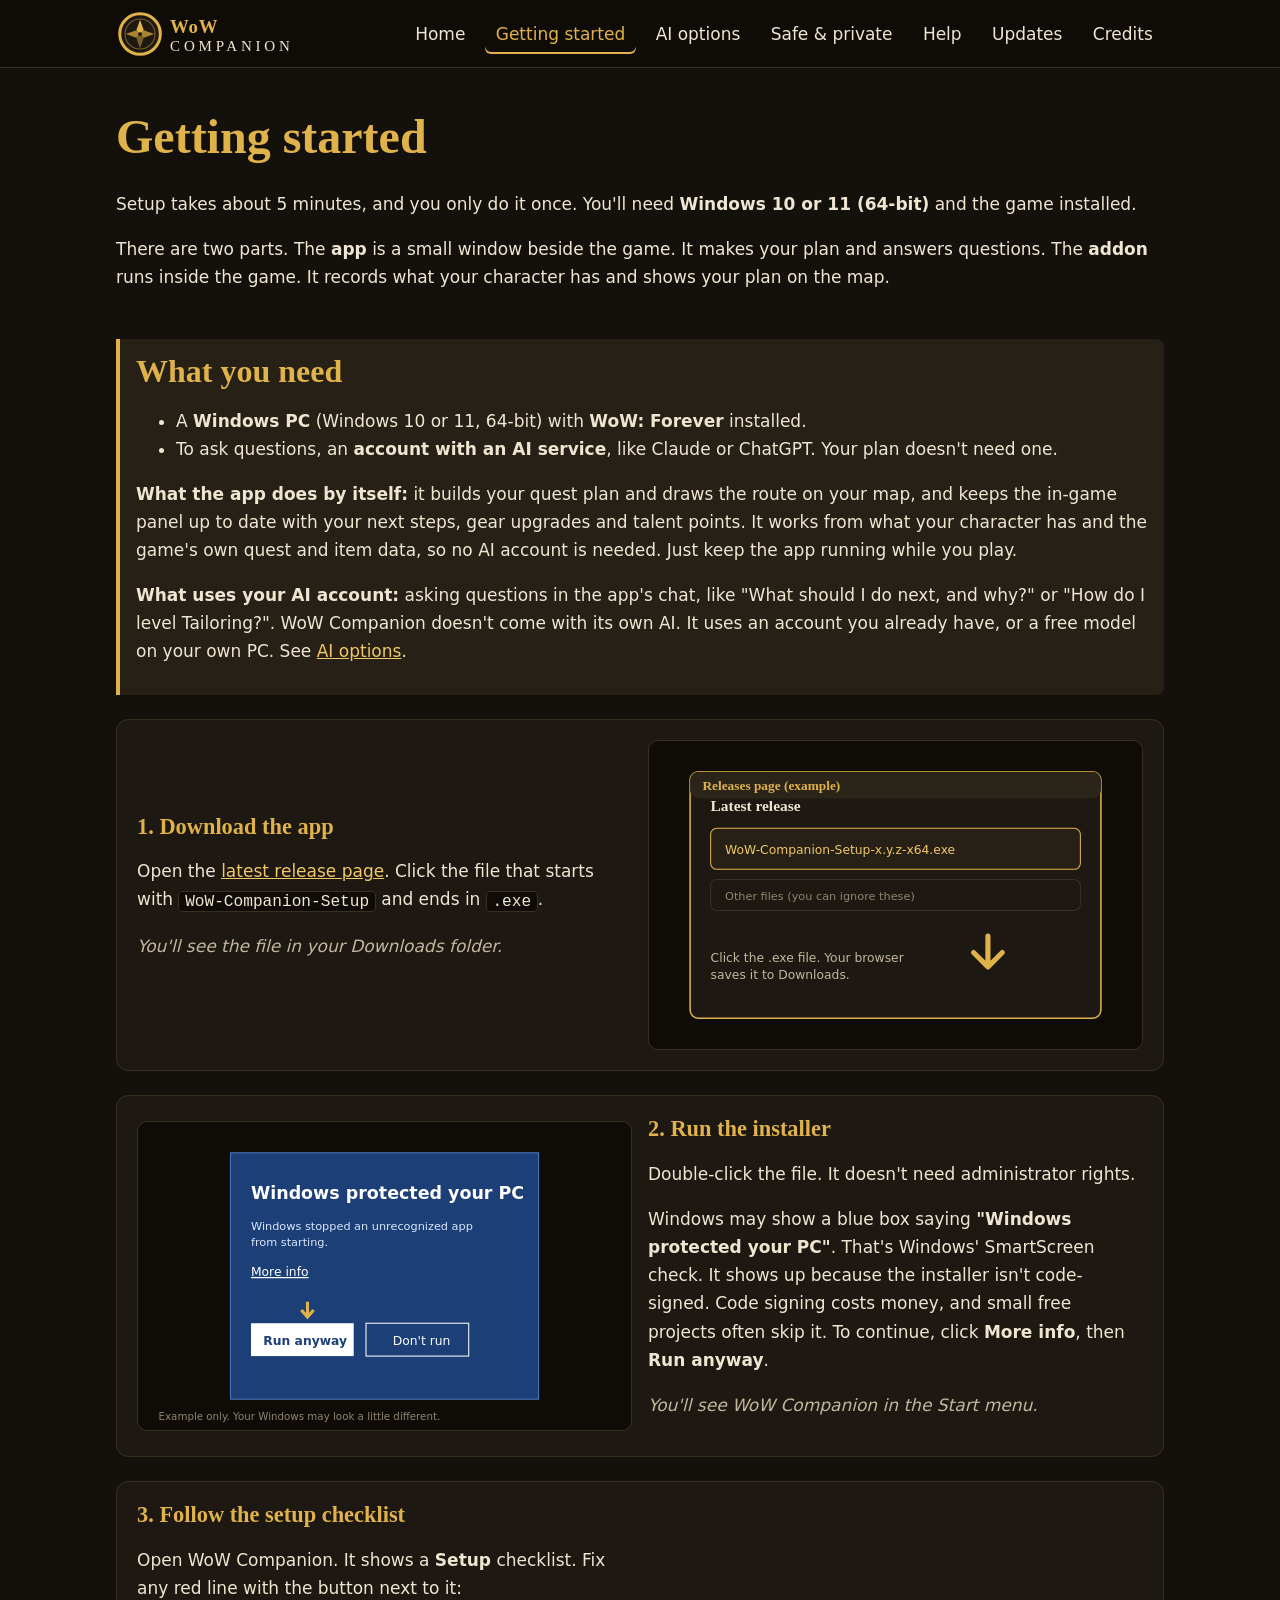
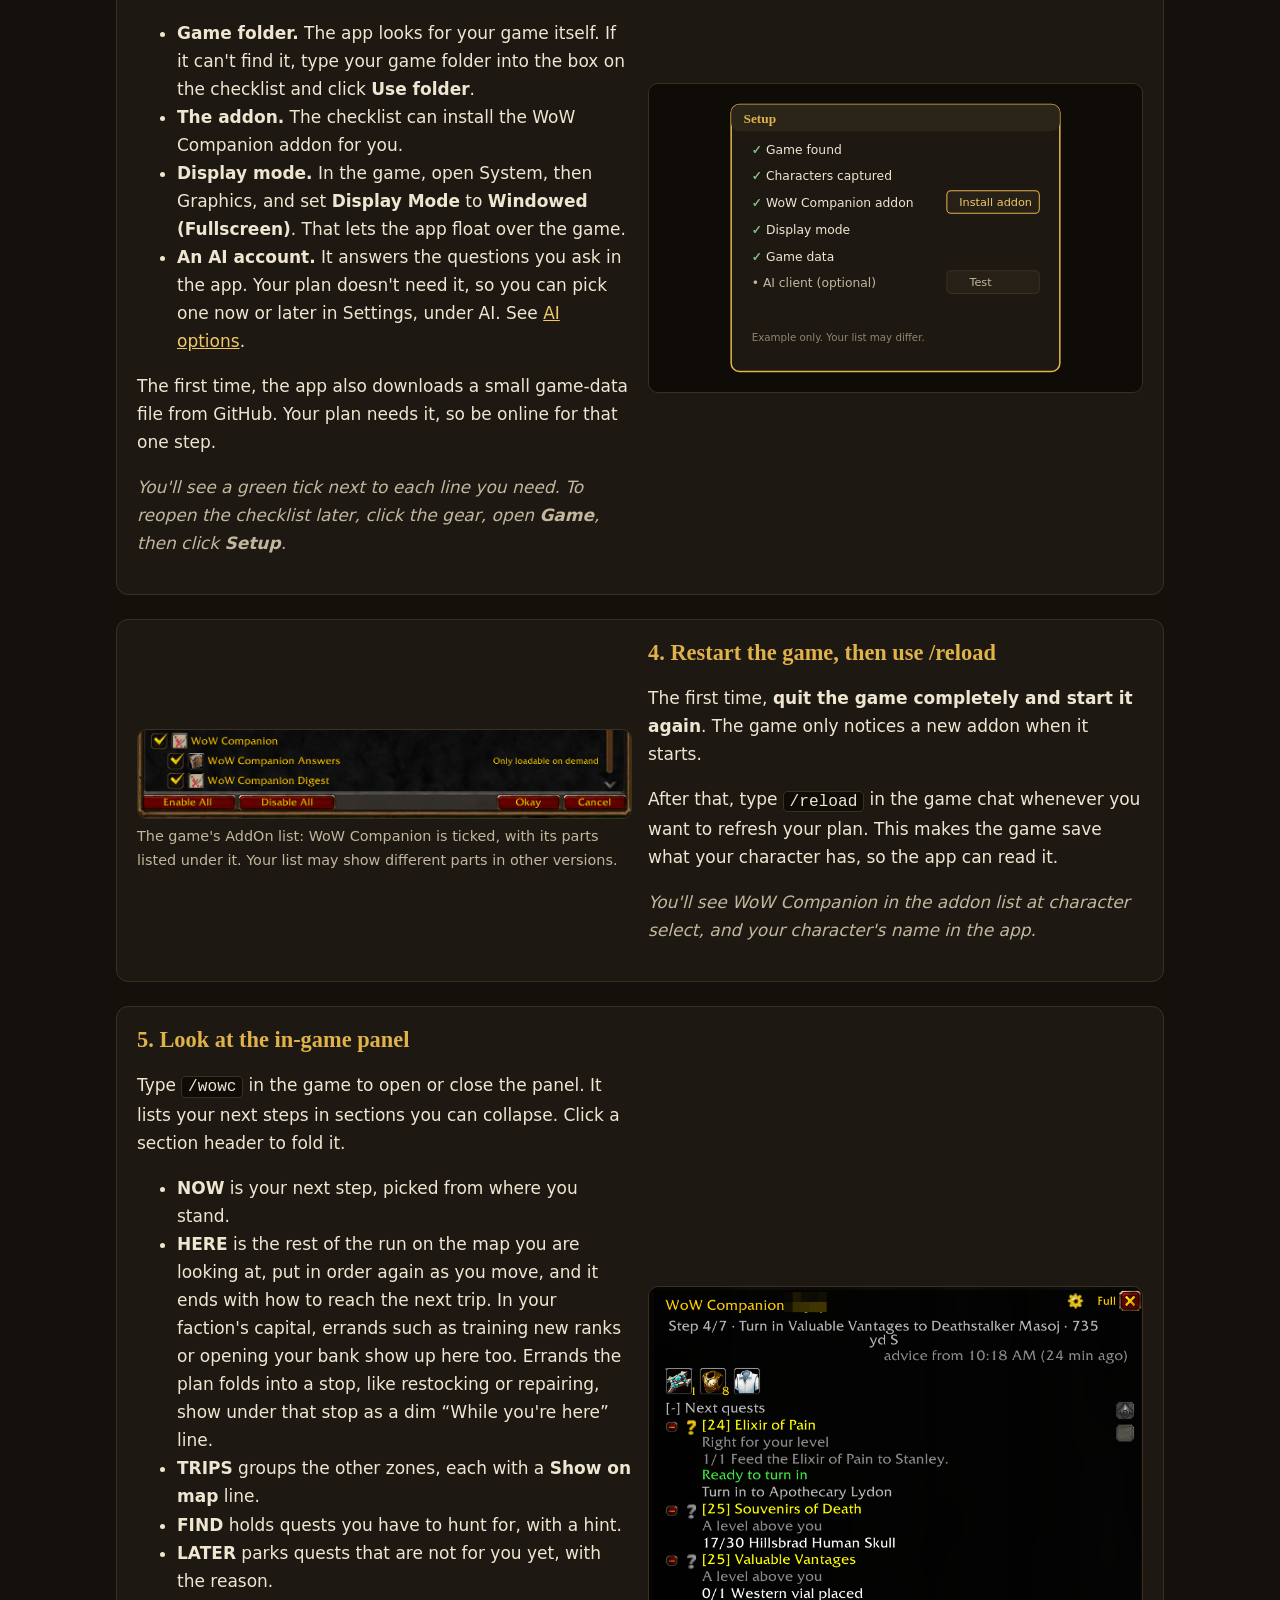
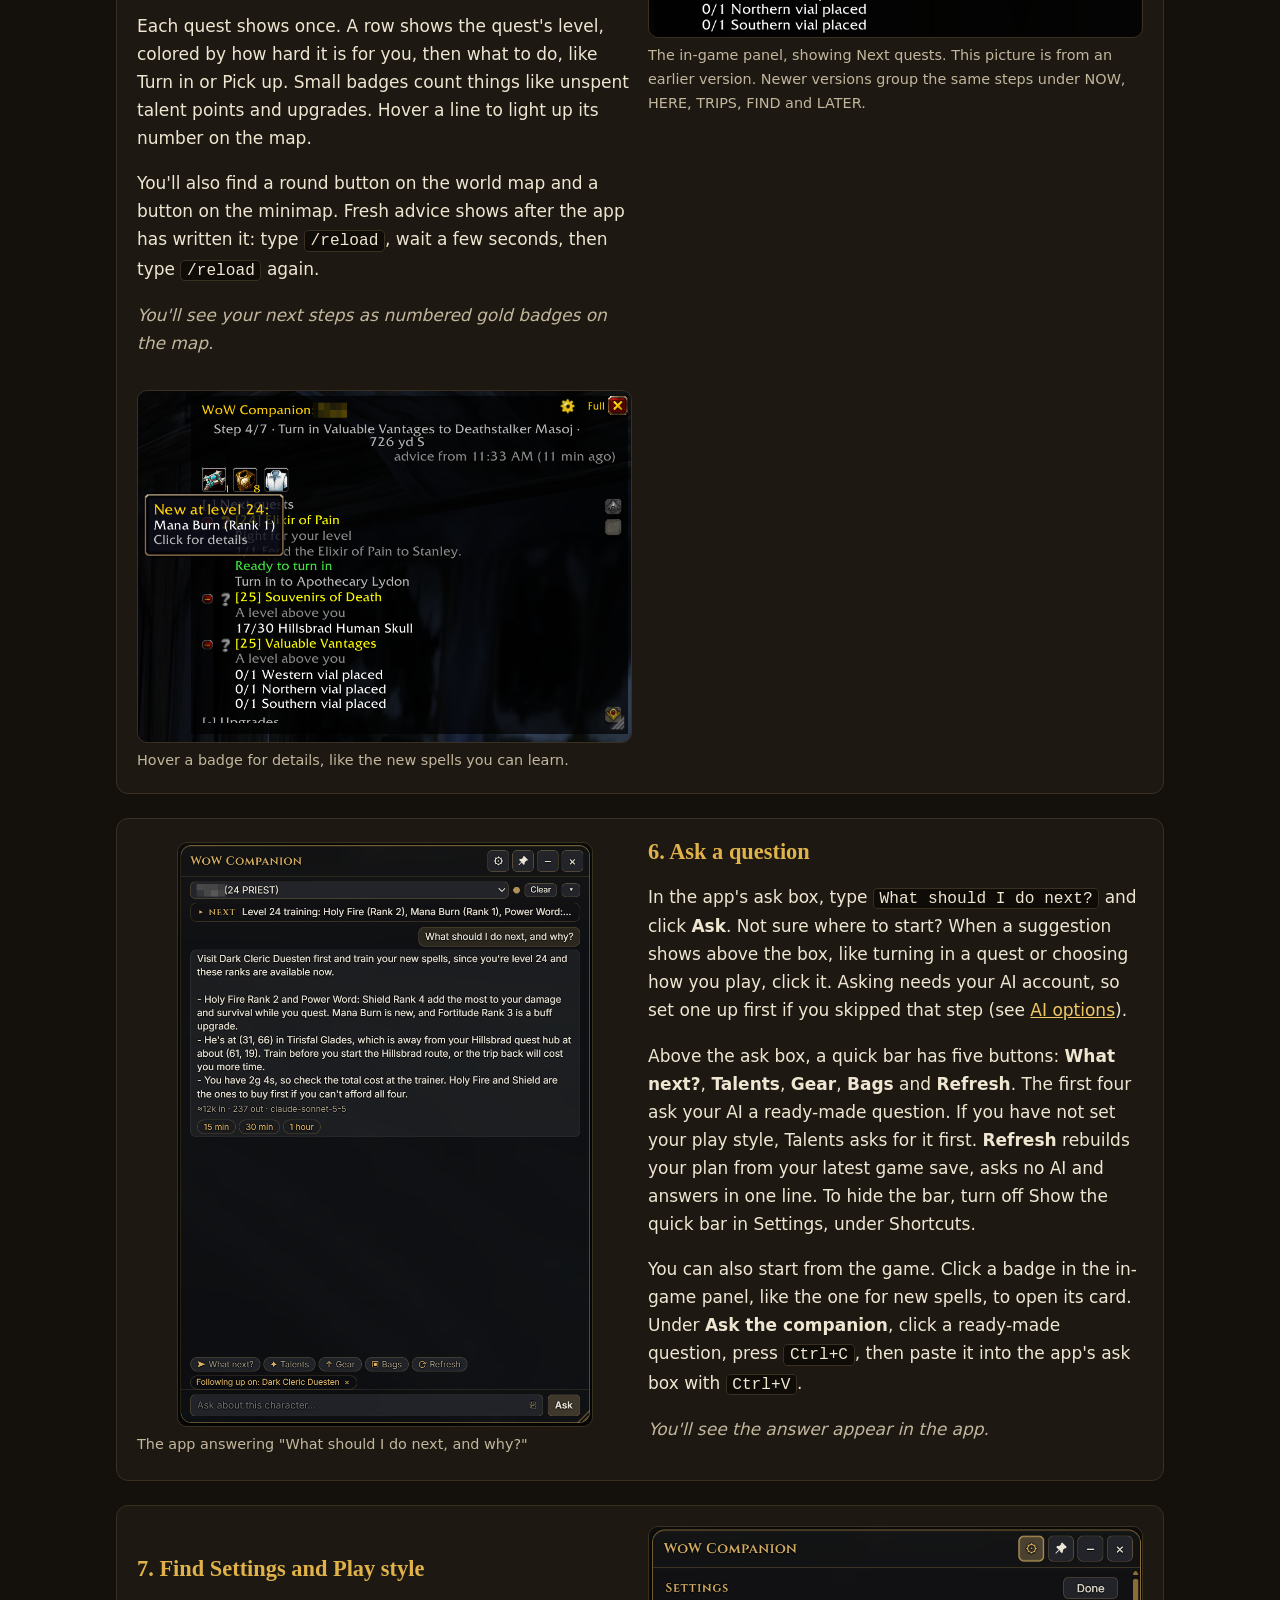
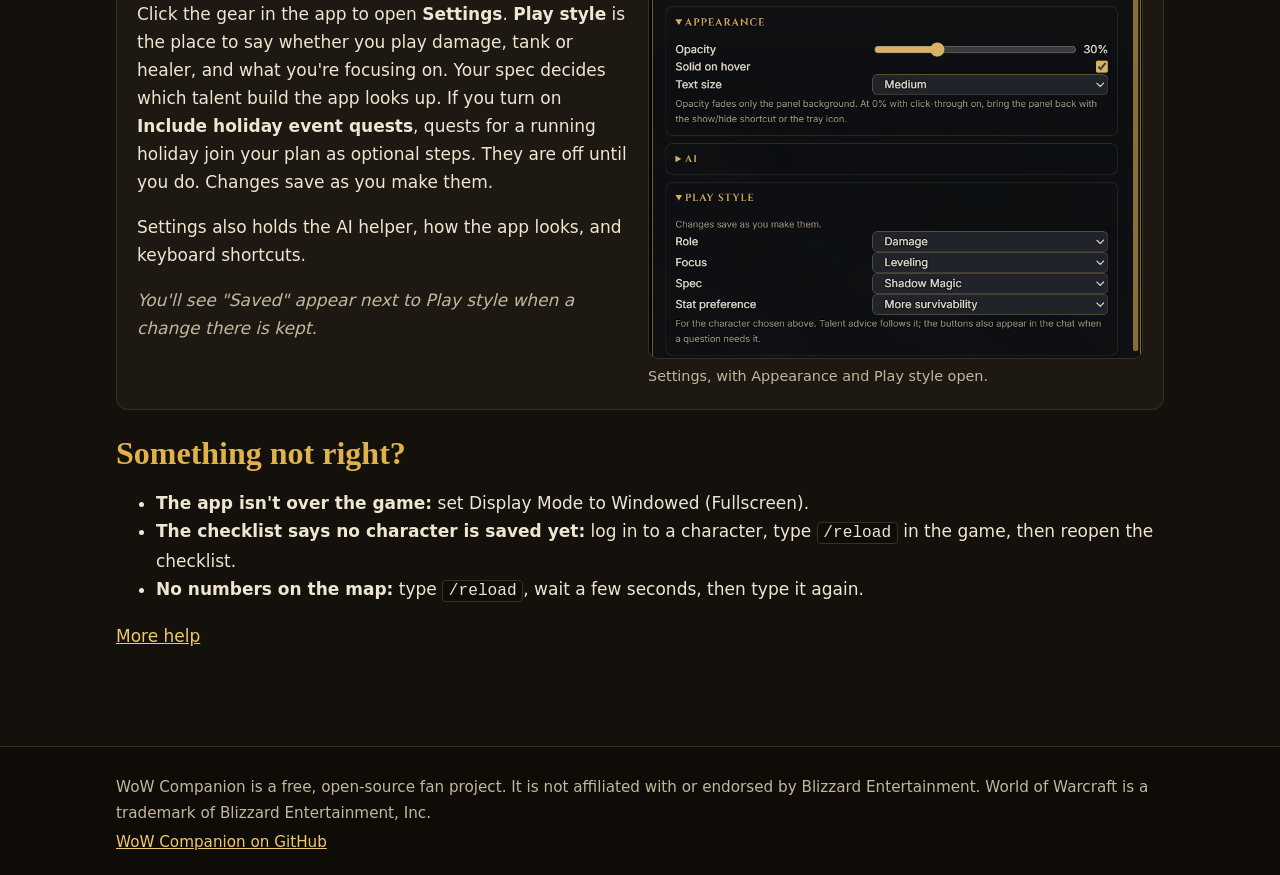
<file: getting-started.html>
<!DOCTYPE html>
<html lang="en">
<head>
<meta charset="utf-8">
<meta name="viewport" content="width=device-width, initial-scale=1">
<title>Getting started · WoW Companion</title>
<meta name="description" content="Step by step: download WoW Companion, install it, set it up and see your first plan in the game. Written for people who have never used a terminal.">
<meta name="theme-color" content="#14110c">
<link rel="icon" href="favicon.svg" type="image/svg+xml">
<link rel="stylesheet" href="assets/site.css">
</head>
<body>
<a class="skip" href="#main">Skip to the content</a>
<header class="site"><div class="wrap">
<a class="brand" href="index.html"><img src="assets/logo.svg" alt="WoW Companion" width="330" height="64"></a>
<nav aria-label="Main"><ul>
<li><a href="index.html">Home</a></li>
<li><a href="getting-started.html" aria-current="page">Getting started</a></li>
<li><a href="ai-options.html">AI options</a></li>
<li><a href="safe-and-private.html">Safe &amp; private</a></li>
<li><a href="help.html">Help</a></li>
<li><a href="updates.html">Updates</a></li>
<li><a href="credits.html">Credits</a></li>
</ul></nav>
</div></header>
<main id="main"><div class="wrap">
<section>
<h1>Getting started</h1>
<p>Setup takes about 5 minutes, and you only do it once. You'll need <strong>Windows 10 or 11 (64-bit)</strong> and the game installed.</p>
<p>There are two parts. The <strong>app</strong> is a small window beside the game. It makes your plan and answers questions. The <strong>addon</strong> runs inside the game. It records what your character has and shows your plan on the map.</p>
</section>

<section class="callout need" id="need">
<h2>What you need</h2>
<ul>
<li>A <strong>Windows PC</strong> (Windows 10 or 11, 64-bit) with <strong>WoW: Forever</strong> installed.</li>
<li>To ask questions, an <strong>account with an AI service</strong>, like Claude or ChatGPT. Your plan doesn't need one.</li>
</ul>
<p><strong>What the app does by itself:</strong> it builds your quest plan and draws the route on your map, and keeps the in-game panel up to date with your next steps, gear upgrades and talent points. It works from what your character has and the game's own quest and item data, so no AI account is needed. Just keep the app running while you play.</p>
<p><strong>What uses your AI account:</strong> asking questions in the app's chat, like "What should I do next, and why?" or "How do I level Tailoring?". WoW Companion doesn't come with its own AI. It uses an account you already have, or a free model on your own PC. See <a href="ai-options.html">AI options</a>.</p>
</section>

<section class="step" id="download">
<div><h2>1. Download the app</h2>
<p>Open the <a href="https://github.com/WoW-Companion/advisor/releases/latest">latest release page</a>. Click the file that starts with <code>WoW-Companion-Setup</code> and ends in <code>.exe</code>.</p>
<p class="see">You'll see the file in your Downloads folder.</p></div>
<figure class="fig"><img src="assets/img/step-1-download.svg" alt="Example illustration: a releases page with the installer file to click" width="480" height="300"></figure>
</section>

<section class="step" id="install">
<div><h2>2. Run the installer</h2>
<p>Double-click the file. It doesn't need administrator rights.</p>
<p>Windows may show a blue box saying <strong>"Windows protected your PC"</strong>. That's Windows' SmartScreen check. It shows up because the installer isn't code-signed. Code signing costs money, and small free projects often skip it. To continue, click <strong>More info</strong>, then <strong>Run anyway</strong>.</p>
<p class="see">You'll see WoW Companion in the Start menu.</p></div>
<figure class="fig"><img src="assets/img/step-2-installer.svg" alt="Example illustration: the Windows safety box with More info and Run anyway" width="480" height="300"></figure>
</section>

<section class="step" id="setup">
<div><h2>3. Follow the setup checklist</h2>
<p>Open WoW Companion. It shows a <strong>Setup</strong> checklist. Fix any red line with the button next to it:</p>
<ul>
<li><strong>Game folder.</strong> The app looks for your game itself. If it can't find it, type your game folder into the box on the checklist and click <strong>Use folder</strong>.</li>
<li><strong>The addon.</strong> The checklist can install the WoW Companion addon for you.</li>
<li><strong>Display mode.</strong> In the game, open System, then Graphics, and set <strong>Display Mode</strong> to <strong>Windowed (Fullscreen)</strong>. That lets the app float over the game.</li>
<li><strong>An AI account.</strong> It answers the questions you ask in the app. Your plan doesn't need it, so you can pick one now or later in Settings, under AI. See <a href="ai-options.html">AI options</a>.</li>
</ul>
<p>The first time, the app also downloads a small game-data file from GitHub. Your plan needs it, so be online for that one step.</p>
<p class="see">You'll see a green tick next to each line you need. To reopen the checklist later, click the gear, open <strong>Game</strong>, then click <strong>Setup</strong>.</p></div>
<figure class="fig"><img src="assets/img/step-3-checklist.svg" alt="Example illustration: the app's setup checklist with green ticks" width="480" height="300"></figure>
</section>

<section class="step" id="restart">
<div><h2>4. Restart the game, then use /reload</h2>
<p>The first time, <strong>quit the game completely and start it again</strong>. The game only notices a new addon when it starts.</p>
<p>After that, type <code>/reload</code> in the game chat whenever you want to refresh your plan. This makes the game save what your character has, so the app can read it.</p>
<p class="see">You'll see WoW Companion in the addon list at character select, and your character's name in the app.</p></div>
<figure class="fig"><a class="zoom" href="assets/img/shots/addon-list.png"><img src="assets/img/shots/addon-list.png" alt="Screenshot of the game's AddOn list with WoW Companion and its parts ticked" width="1072" height="191"></a><figcaption>The game's AddOn list: WoW Companion is ticked, with its parts listed under it. Your list may show different parts in other versions.</figcaption></figure>
</section>

<section class="step" id="panel">
<div><h2>5. Look at the in-game panel</h2>
<p>Type <code>/wowc</code> in the game to open or close the panel. It lists your next steps in sections you can collapse. Click a section header to fold it.</p>
<ul>
<li><strong>NOW</strong> is your next step, picked from where you stand.</li>
<li><strong>HERE</strong> is the rest of the run on the map you are looking at, put in order again as you move, and it ends with how to reach the next trip. In your faction's capital, errands such as training new ranks or opening your bank show up here too. Errands the plan folds into a stop, like restocking or repairing, show under that stop as a dim &ldquo;While you&#39;re here&rdquo; line.</li>
<li><strong>TRIPS</strong> groups the other zones, each with a <strong>Show on map</strong> line.</li>
<li><strong>FIND</strong> holds quests you have to hunt for, with a hint.</li>
<li><strong>LATER</strong> parks quests that are not for you yet, with the reason.</li>
</ul>
<p>Each quest shows once. A row shows the quest's level, colored by how hard it is for you, then what to do, like Turn in or Pick up. Small badges count things like unspent talent points and upgrades. Hover a line to light up its number on the map.</p>
<p>You'll also find a round button on the world map and a button on the minimap. Fresh advice shows after the app has written it: type <code>/reload</code>, wait a few seconds, then type <code>/reload</code> again.</p>
<p class="see">You'll see your next steps as numbered gold badges on the map.</p></div>
<figure class="fig"><a class="zoom" href="assets/img/shots/panel-next-quests.png"><img src="assets/img/shots/panel-next-quests.png" alt="Screenshot of the in-game panel listing next quests, with the quest that is ready to turn in shown in green" width="783" height="555"></a><figcaption>The in-game panel, showing Next quests. This picture is from an earlier version. Newer versions group the same steps under NOW, HERE, TRIPS, FIND and LATER.</figcaption></figure>
<figure class="fig"><a class="zoom" href="assets/img/shots/panel-new-spells-tooltip.png"><img src="assets/img/shots/panel-new-spells-tooltip.png" alt="Screenshot of the in-game panel with a tooltip reading New at level 24: Mana Burn (Rank 1), Click for details" width="853" height="606" loading="lazy"></a><figcaption>Hover a badge for details, like the new spells you can learn.</figcaption></figure>
</section>

<section class="step" id="ask">
<div><h2>6. Ask a question</h2>
<p>In the app's ask box, type <code>What should I do next?</code> and click <strong>Ask</strong>. Not sure where to start? When a suggestion shows above the box, like turning in a quest or choosing how you play, click it. Asking needs your AI account, so set one up first if you skipped that step (see <a href="ai-options.html">AI options</a>).</p>
<p>Above the ask box, a quick bar has five buttons: <strong>What next?</strong>, <strong>Talents</strong>, <strong>Gear</strong>, <strong>Bags</strong> and <strong>Refresh</strong>. The first four ask your AI a ready-made question. If you have not set your play style, Talents asks for it first. <strong>Refresh</strong> rebuilds your plan from your latest game save, asks no AI and answers in one line. To hide the bar, turn off Show the quick bar in Settings, under Shortcuts.</p>
<p>You can also start from the game. Click a badge in the in-game panel, like the one for new spells, to open its card. Under <strong>Ask the companion</strong>, click a ready-made question, press <code>Ctrl+C</code>, then paste it into the app's ask box with <code>Ctrl+V</code>.</p>
<p class="see">You'll see the answer appear in the app.</p></div>
<figure class="fig tall"><a class="zoom" href="assets/img/shots/app-answer.png"><img src="assets/img/shots/app-answer.png" alt="Screenshot of the app answering the question What should I do next, and why, with a short list of reasons" width="804" height="1132"></a><figcaption>The app answering "What should I do next, and why?"</figcaption></figure>
</section>

<section class="step" id="settings">
<div><h2>7. Find Settings and Play style</h2>
<p>Click the gear in the app to open <strong>Settings</strong>. <strong>Play style</strong> is the place to say whether you play damage, tank or healer, and what you're focusing on. Your spec decides which talent build the app looks up. If you turn on <strong>Include holiday event quests</strong>, quests for a running holiday join your plan as optional steps. They are off until you do. Changes save as you make them.</p>
<p>Settings also holds the AI helper, how the app looks, and keyboard shortcuts.</p>
<p class="see">You'll see "Saved" appear next to Play style when a change there is kept.</p></div>
<figure class="fig"><a class="zoom" href="assets/img/shots/app-settings-play-style.png"><img src="assets/img/shots/app-settings-play-style.png" alt="Screenshot of the app's Settings with Appearance and Play style open, showing role, focus, spec and stat preference" width="802" height="700"></a><figcaption>Settings, with Appearance and Play style open.</figcaption></figure>
</section>

<section>
<h2>Something not right?</h2>
<ul>
<li><strong>The app isn't over the game:</strong> set Display Mode to Windowed (Fullscreen).</li>
<li><strong>The checklist says no character is saved yet:</strong> log in to a character, type <code>/reload</code> in the game, then reopen the checklist.</li>
<li><strong>No numbers on the map:</strong> type <code>/reload</code>, wait a few seconds, then type it again.</li>
</ul>
<p><a href="help.html">More help</a></p>
</section>
</div></main>
<footer class="site"><div class="wrap">
<p>WoW Companion is a free, open-source fan project. It is not affiliated with or endorsed by Blizzard Entertainment. World of Warcraft is a trademark of Blizzard Entertainment, Inc.</p>
<p><a href="https://github.com/WoW-Companion">WoW Companion on GitHub</a></p>
</div></footer>
<script src="assets/lightbox.js" defer></script>
</body>
</html>
</file>
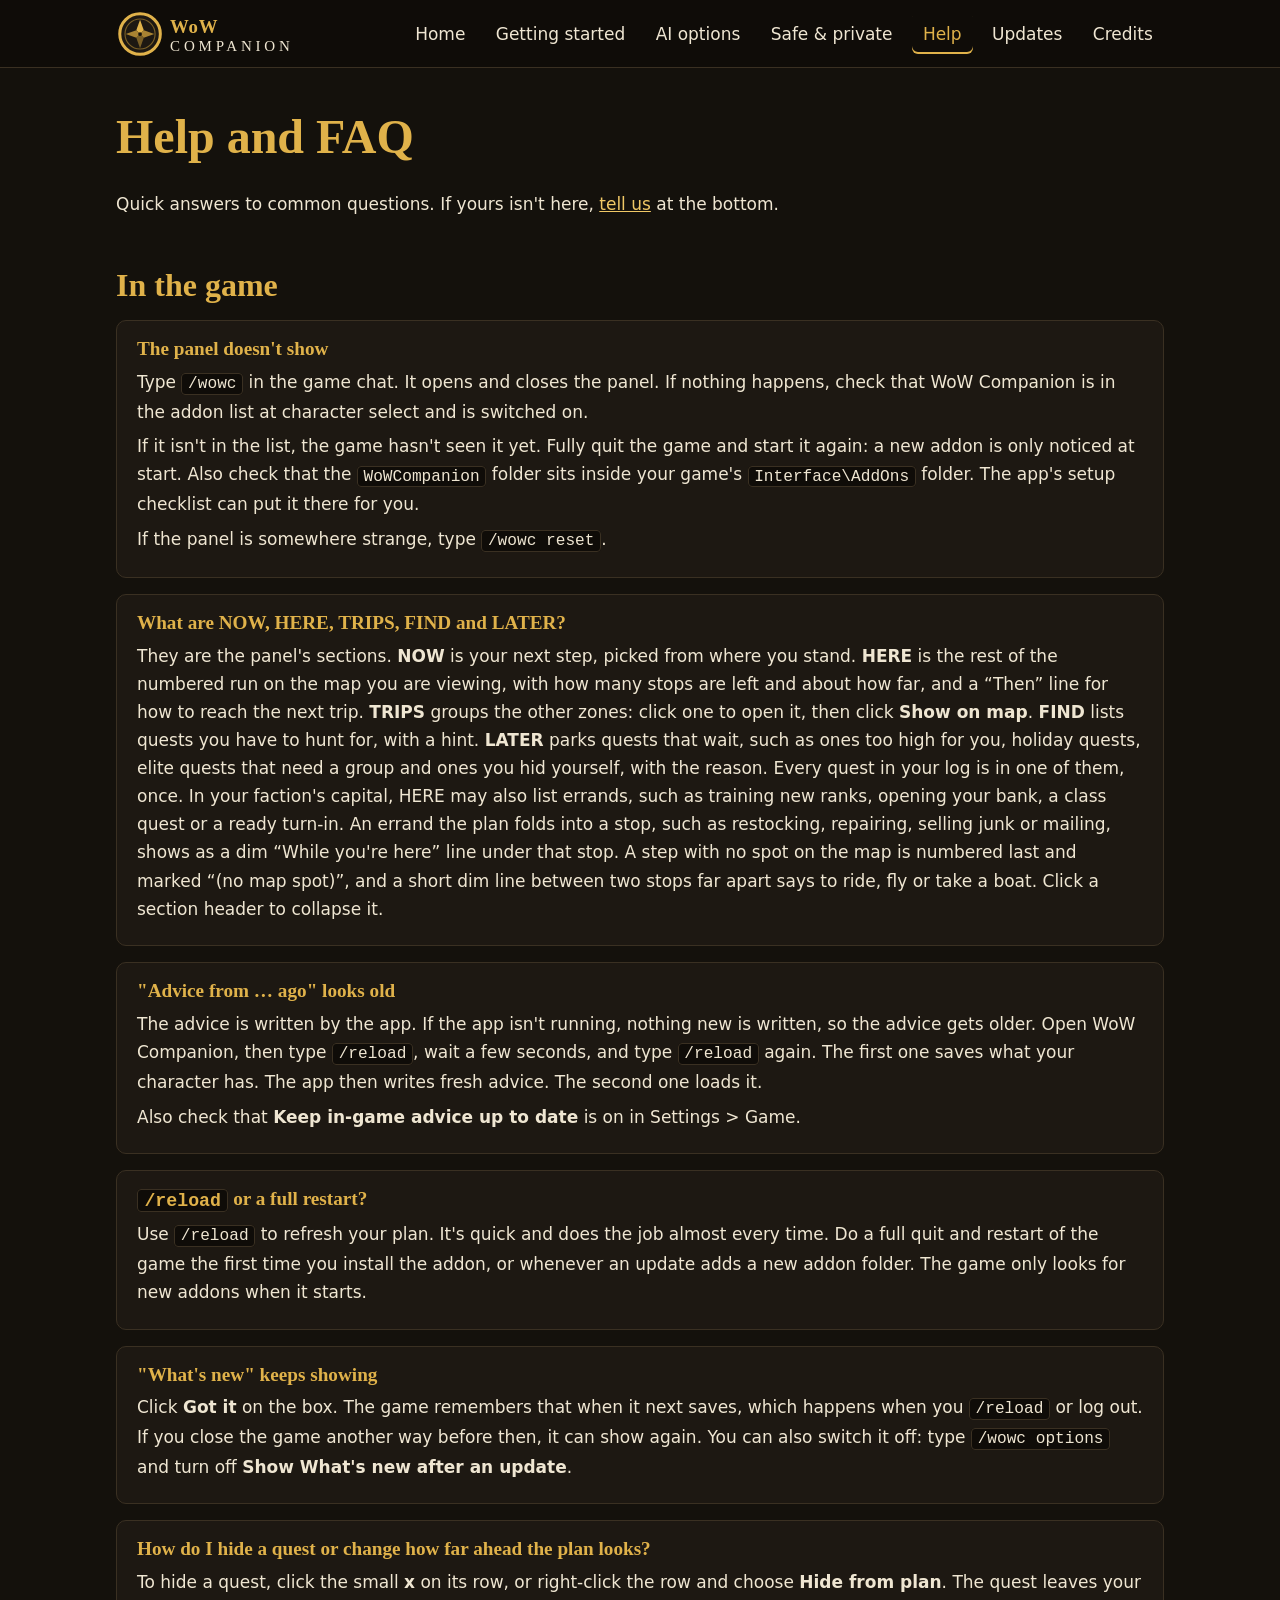
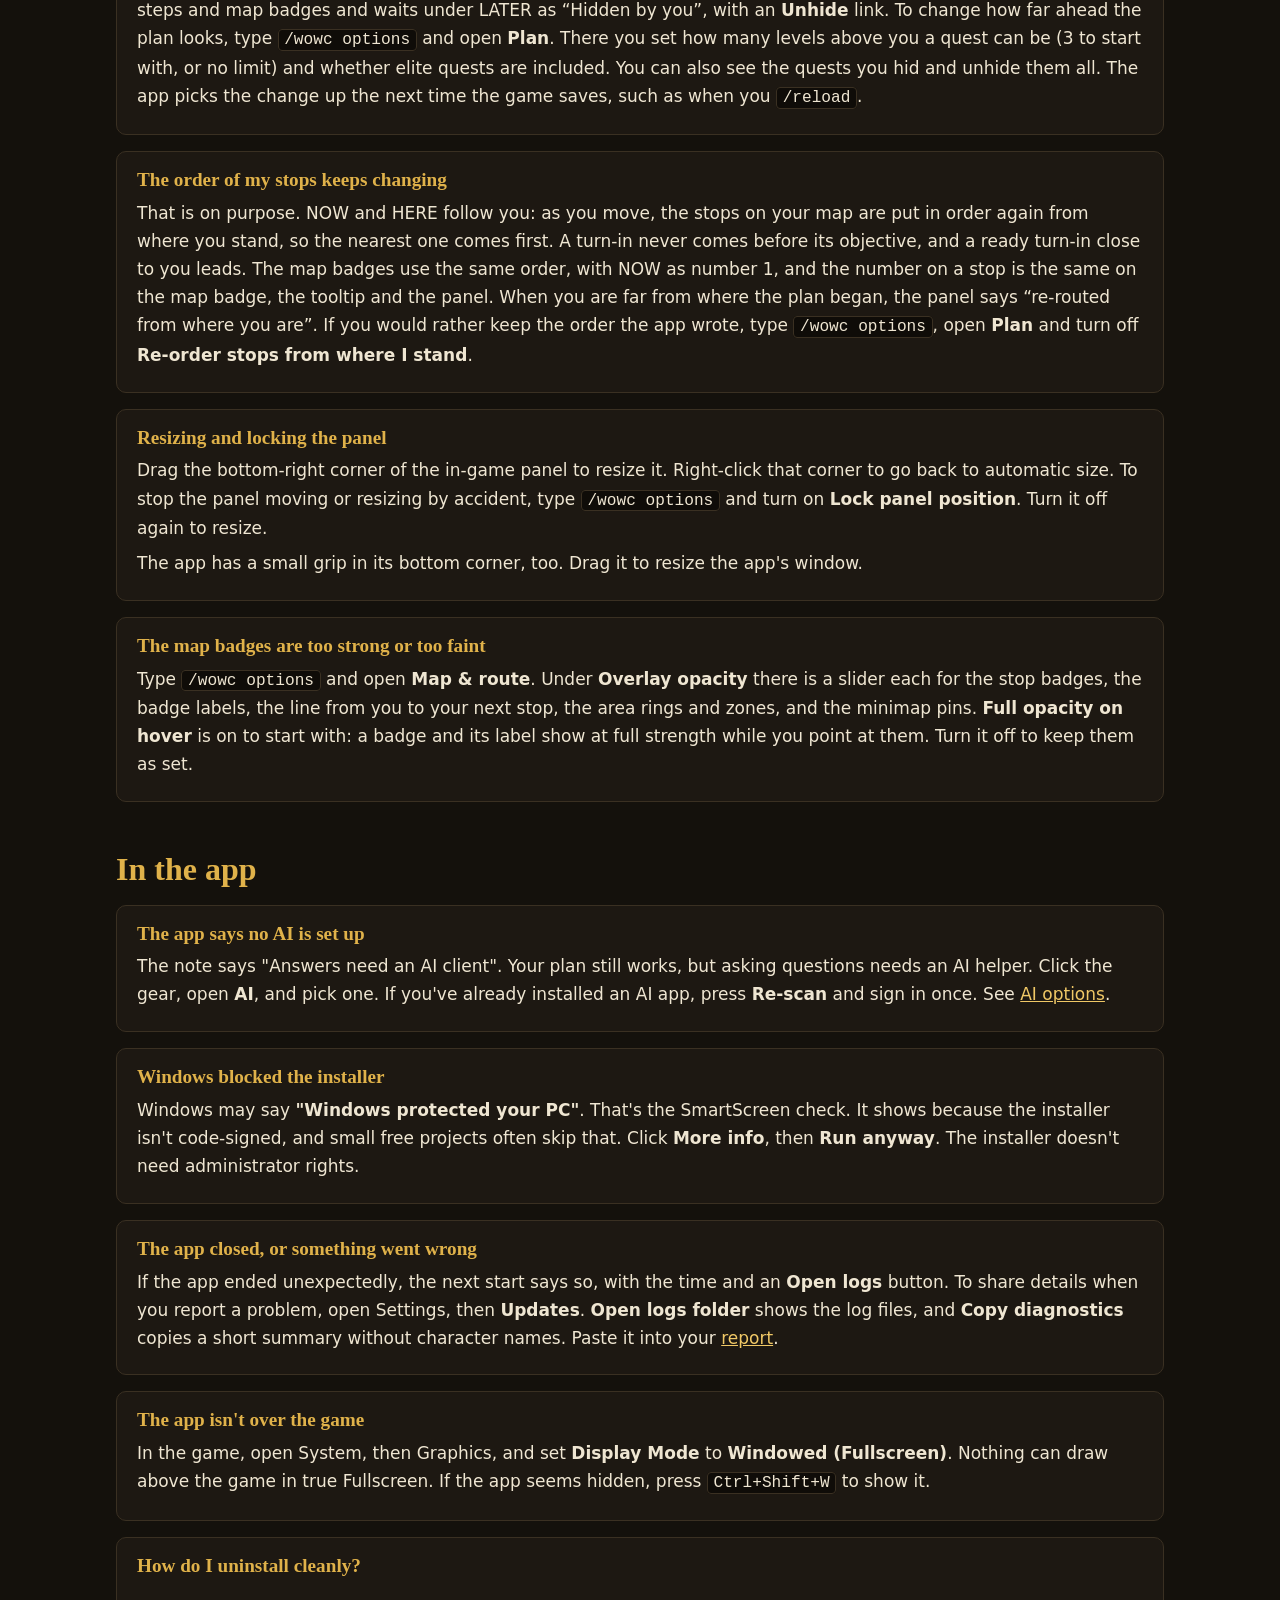
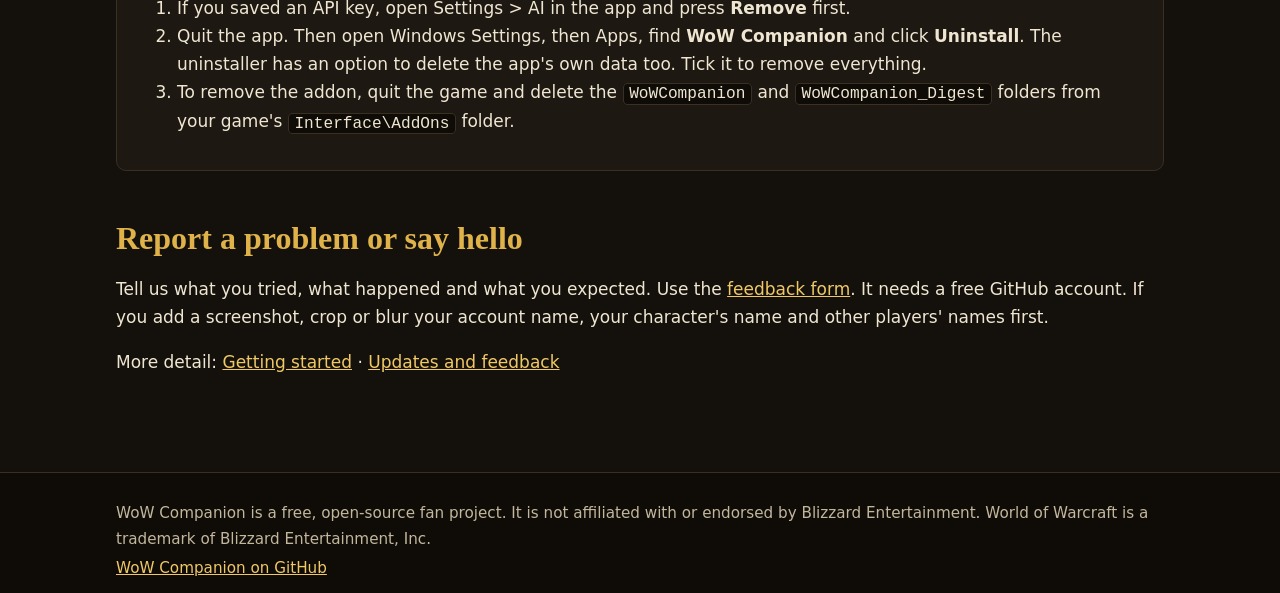
<file: help.html>
<!DOCTYPE html>
<html lang="en">
<head>
<meta charset="utf-8">
<meta name="viewport" content="width=device-width, initial-scale=1">
<title>Help and FAQ · WoW Companion</title>
<meta name="description" content="Quick answers to common problems with WoW Companion: the panel doesn't show, advice looks old, installer blocked, uninstalling, and how to report a problem.">
<meta name="theme-color" content="#14110c">
<link rel="icon" href="favicon.svg" type="image/svg+xml">
<link rel="stylesheet" href="assets/site.css">
</head>
<body>
<a class="skip" href="#main">Skip to the content</a>
<header class="site"><div class="wrap">
<a class="brand" href="index.html"><img src="assets/logo.svg" alt="WoW Companion" width="330" height="64"></a>
<nav aria-label="Main"><ul>
<li><a href="index.html">Home</a></li>
<li><a href="getting-started.html">Getting started</a></li>
<li><a href="ai-options.html">AI options</a></li>
<li><a href="safe-and-private.html">Safe &amp; private</a></li>
<li><a href="help.html" aria-current="page">Help</a></li>
<li><a href="updates.html">Updates</a></li>
<li><a href="credits.html">Credits</a></li>
</ul></nav>
</div></header>
<main id="main"><div class="wrap">
<section>
<h1>Help and FAQ</h1>
<p>Quick answers to common questions. If yours isn't here, <a href="#report">tell us</a> at the bottom.</p>
</section>

<section>
<h2>In the game</h2>
<div class="qa" id="no-panel"><h3>The panel doesn't show</h3>
<p>Type <code>/wowc</code> in the game chat. It opens and closes the panel. If nothing happens, check that WoW Companion is in the addon list at character select and is switched on.</p>
<p>If it isn't in the list, the game hasn't seen it yet. Fully quit the game and start it again: a new addon is only noticed at start. Also check that the <code>WoWCompanion</code> folder sits inside your game's <code>Interface\AddOns</code> folder. The app's setup checklist can put it there for you.</p>
<p>If the panel is somewhere strange, type <code>/wowc reset</code>.</p></div>

<div class="qa" id="panel-sections"><h3>What are NOW, HERE, TRIPS, FIND and LATER?</h3>
<p>They are the panel's sections. <strong>NOW</strong> is your next step, picked from where you stand. <strong>HERE</strong> is the rest of the numbered run on the map you are viewing, with how many stops are left and about how far, and a &ldquo;Then&rdquo; line for how to reach the next trip. <strong>TRIPS</strong> groups the other zones: click one to open it, then click <strong>Show on map</strong>. <strong>FIND</strong> lists quests you have to hunt for, with a hint. <strong>LATER</strong> parks quests that wait, such as ones too high for you, holiday quests, elite quests that need a group and ones you hid yourself, with the reason. Every quest in your log is in one of them, once. In your faction's capital, HERE may also list errands, such as training new ranks, opening your bank, a class quest or a ready turn-in. An errand the plan folds into a stop, such as restocking, repairing, selling junk or mailing, shows as a dim &ldquo;While you&#39;re here&rdquo; line under that stop. A step with no spot on the map is numbered last and marked &ldquo;(no map spot)&rdquo;, and a short dim line between two stops far apart says to ride, fly or take a boat. Click a section header to collapse it.</p></div>
<div class="qa" id="old-advice"><h3>"Advice from … ago" looks old</h3>
<p>The advice is written by the app. If the app isn't running, nothing new is written, so the advice gets older. Open WoW Companion, then type <code>/reload</code>, wait a few seconds, and type <code>/reload</code> again. The first one saves what your character has. The app then writes fresh advice. The second one loads it.</p>
<p>Also check that <strong>Keep in-game advice up to date</strong> is on in Settings &gt; Game.</p></div>

<div class="qa" id="reload"><h3><code>/reload</code> or a full restart?</h3>
<p>Use <code>/reload</code> to refresh your plan. It's quick and does the job almost every time. Do a full quit and restart of the game the first time you install the addon, or whenever an update adds a new addon folder. The game only looks for new addons when it starts.</p></div>

<div class="qa" id="whats-new"><h3>"What's new" keeps showing</h3>
<p>Click <strong>Got it</strong> on the box. The game remembers that when it next saves, which happens when you <code>/reload</code> or log out. If you close the game another way before then, it can show again. You can also switch it off: type <code>/wowc options</code> and turn off <strong>Show What's new after an update</strong>.</p></div>

<div class="qa" id="hide-quests"><h3>How do I hide a quest or change how far ahead the plan looks?</h3>
<p>To hide a quest, click the small <strong>x</strong> on its row, or right-click the row and choose <strong>Hide from plan</strong>. The quest leaves your steps and map badges and waits under LATER as &ldquo;Hidden by you&rdquo;, with an <strong>Unhide</strong> link. To change how far ahead the plan looks, type <code>/wowc options</code> and open <strong>Plan</strong>. There you set how many levels above you a quest can be (3 to start with, or no limit) and whether elite quests are included. You can also see the quests you hid and unhide them all. The app picks the change up the next time the game saves, such as when you <code>/reload</code>.</p></div>
<div class="qa" id="live-order"><h3>The order of my stops keeps changing</h3>
<p>That is on purpose. NOW and HERE follow you: as you move, the stops on your map are put in order again from where you stand, so the nearest one comes first. A turn-in never comes before its objective, and a ready turn-in close to you leads. The map badges use the same order, with NOW as number 1, and the number on a stop is the same on the map badge, the tooltip and the panel. When you are far from where the plan began, the panel says &ldquo;re-routed from where you are&rdquo;. If you would rather keep the order the app wrote, type <code>/wowc options</code>, open <strong>Plan</strong> and turn off <strong>Re-order stops from where I stand</strong>.</p></div>
<div class="qa" id="resize"><h3>Resizing and locking the panel</h3>
<p>Drag the bottom-right corner of the in-game panel to resize it. Right-click that corner to go back to automatic size. To stop the panel moving or resizing by accident, type <code>/wowc options</code> and turn on <strong>Lock panel position</strong>. Turn it off again to resize.</p>
<p>The app has a small grip in its bottom corner, too. Drag it to resize the app's window.</p></div>

<div class="qa" id="map-opacity"><h3>The map badges are too strong or too faint</h3>
<p>Type <code>/wowc options</code> and open <strong>Map &amp; route</strong>. Under <strong>Overlay opacity</strong> there is a slider each for the stop badges, the badge labels, the line from you to your next stop, the area rings and zones, and the minimap pins. <strong>Full opacity on hover</strong> is on to start with: a badge and its label show at full strength while you point at them. Turn it off to keep them as set.</p></div>
</section>

<section>
<h2>In the app</h2>
<div class="qa" id="no-ai"><h3>The app says no AI is set up</h3>
<p>The note says "Answers need an AI client". Your plan still works, but asking questions needs an AI helper. Click the gear, open <strong>AI</strong>, and pick one. If you've already installed an AI app, press <strong>Re-scan</strong> and sign in once. See <a href="ai-options.html">AI options</a>.</p></div>

<div class="qa" id="blocked"><h3>Windows blocked the installer</h3>
<p>Windows may say <strong>"Windows protected your PC"</strong>. That's the SmartScreen check. It shows because the installer isn't code-signed, and small free projects often skip that. Click <strong>More info</strong>, then <strong>Run anyway</strong>. The installer doesn't need administrator rights.</p></div>

<div class="qa" id="diagnostics"><h3>The app closed, or something went wrong</h3>
<p>If the app ended unexpectedly, the next start says so, with the time and an <strong>Open logs</strong> button. To share details when you report a problem, open Settings, then <strong>Updates</strong>. <strong>Open logs folder</strong> shows the log files, and <strong>Copy diagnostics</strong> copies a short summary without character names. Paste it into your <a href="#report">report</a>.</p></div>
<div class="qa" id="over-game"><h3>The app isn't over the game</h3>
<p>In the game, open System, then Graphics, and set <strong>Display Mode</strong> to <strong>Windowed (Fullscreen)</strong>. Nothing can draw above the game in true Fullscreen. If the app seems hidden, press <code>Ctrl+Shift+W</code> to show it.</p></div>

<div class="qa" id="uninstall"><h3>How do I uninstall cleanly?</h3>
<ol>
<li>If you saved an API key, open Settings &gt; AI in the app and press <strong>Remove</strong> first.</li>
<li>Quit the app. Then open Windows Settings, then Apps, find <strong>WoW Companion</strong> and click <strong>Uninstall</strong>. The uninstaller has an option to delete the app's own data too. Tick it to remove everything.</li>
<li>To remove the addon, quit the game and delete the <code>WoWCompanion</code> and <code>WoWCompanion_Digest</code> folders from your game's <code>Interface\AddOns</code> folder.</li>
</ol></div>
</section>

<section id="report">
<h2>Report a problem or say hello</h2>
<p>Tell us what you tried, what happened and what you expected. Use the <a href="https://github.com/WoW-Companion/advisor/issues/new?template=alpha-feedback.yml">feedback form</a>. It needs a free GitHub account. If you add a screenshot, crop or blur your account name, your character's name and other players' names first.</p>
<p>More detail: <a href="getting-started.html">Getting started</a> · <a href="updates.html">Updates and feedback</a></p>
</section>
</div></main>
<footer class="site"><div class="wrap">
<p>WoW Companion is a free, open-source fan project. It is not affiliated with or endorsed by Blizzard Entertainment. World of Warcraft is a trademark of Blizzard Entertainment, Inc.</p>
<p><a href="https://github.com/WoW-Companion">WoW Companion on GitHub</a></p>
</div></footer>
<script src="assets/lightbox.js" defer></script>
</body>
</html>
</file>
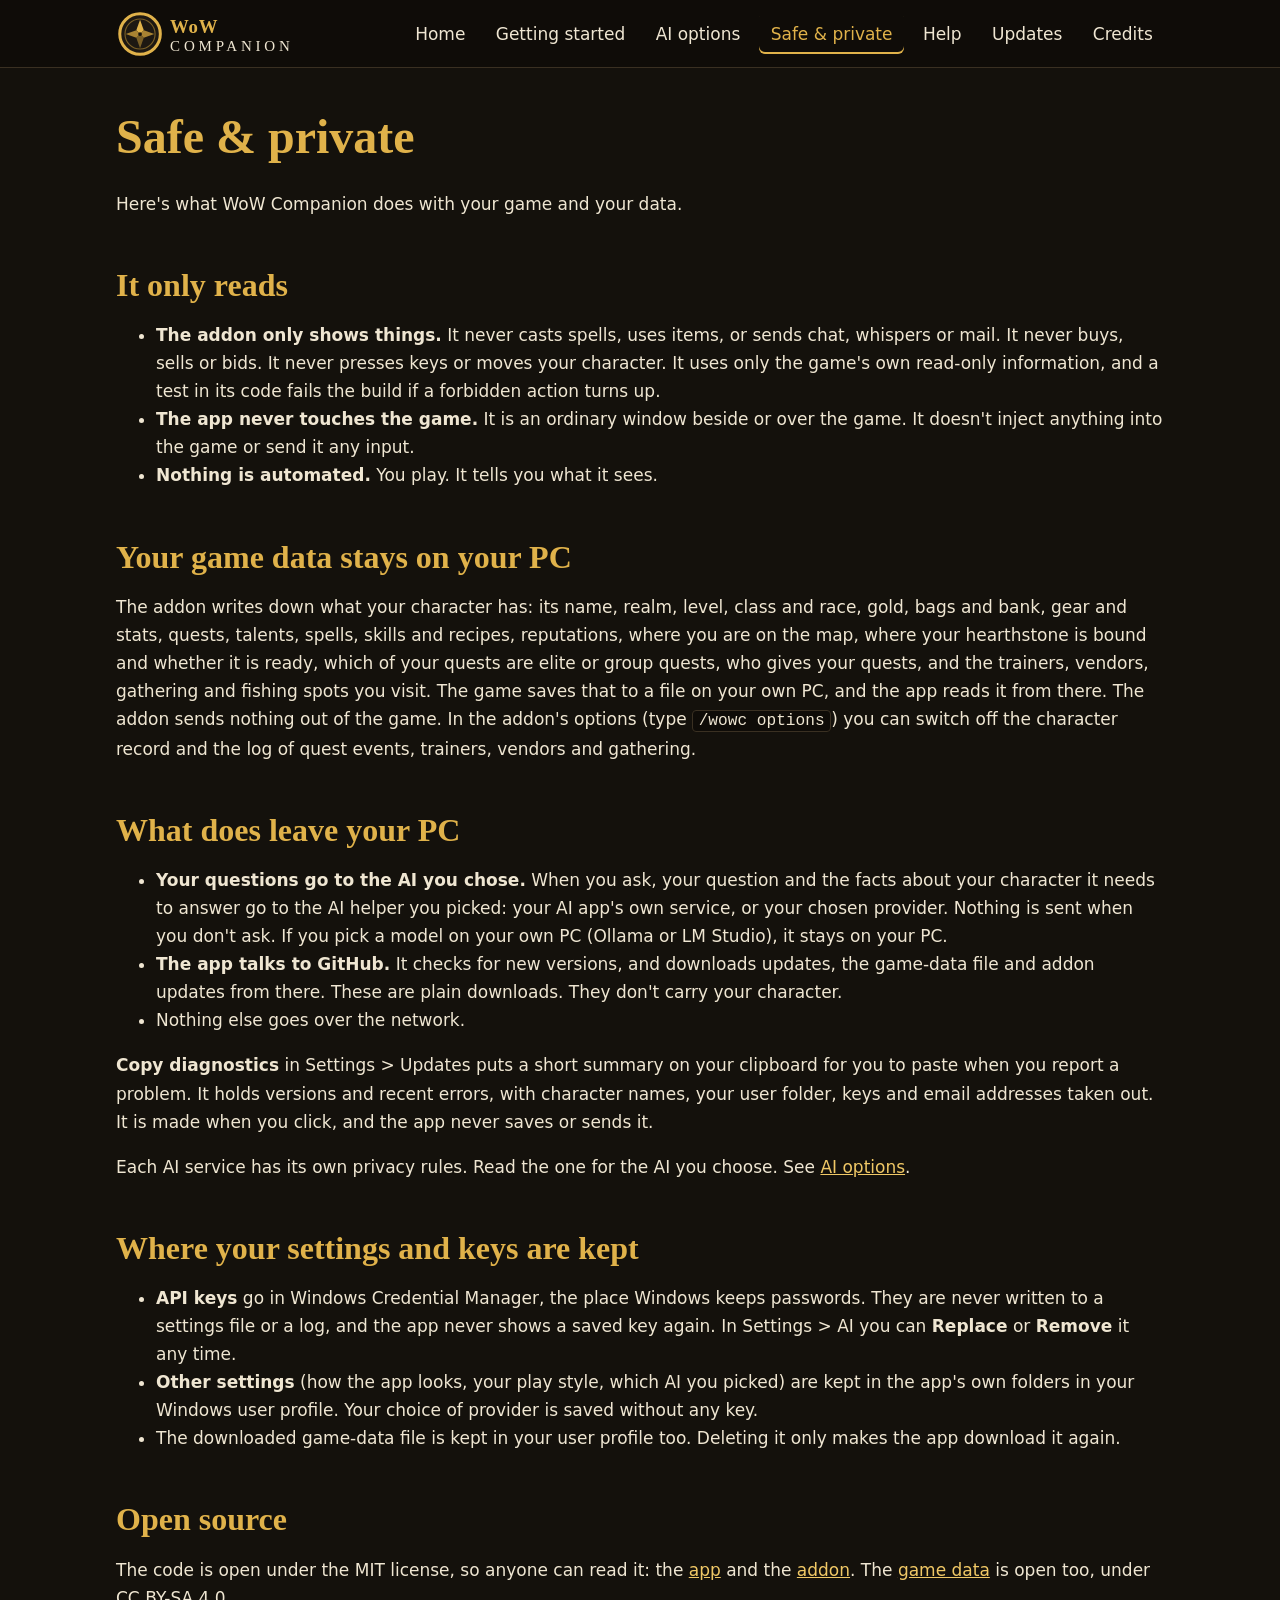
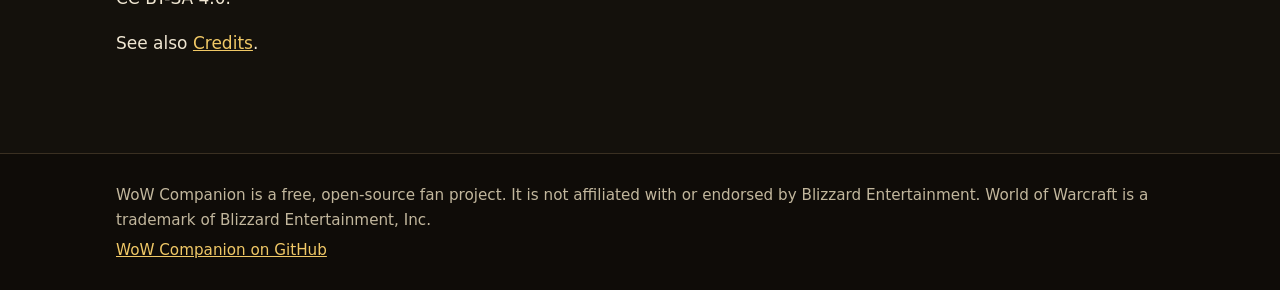
<file: safe-and-private.html>
<!DOCTYPE html>
<html lang="en">
<head>
<meta charset="utf-8">
<meta name="viewport" content="width=device-width, initial-scale=1">
<title>Safe &amp; private · WoW Companion</title>
<meta name="description" content="What WoW Companion does and doesn't do: it only reads, your game data stays on your PC, and what is sent to the AI you choose.">
<meta name="theme-color" content="#14110c">
<link rel="icon" href="favicon.svg" type="image/svg+xml">
<link rel="stylesheet" href="assets/site.css">
</head>
<body>
<a class="skip" href="#main">Skip to the content</a>
<header class="site"><div class="wrap">
<a class="brand" href="index.html"><img src="assets/logo.svg" alt="WoW Companion" width="330" height="64"></a>
<nav aria-label="Main"><ul>
<li><a href="index.html">Home</a></li>
<li><a href="getting-started.html">Getting started</a></li>
<li><a href="ai-options.html">AI options</a></li>
<li><a href="safe-and-private.html" aria-current="page">Safe &amp; private</a></li>
<li><a href="help.html">Help</a></li>
<li><a href="updates.html">Updates</a></li>
<li><a href="credits.html">Credits</a></li>
</ul></nav>
</div></header>
<main id="main"><div class="wrap">
<section>
<h1>Safe &amp; private</h1>
<p>Here's what WoW Companion does with your game and your data.</p>
</section>

<section>
<h2>It only reads</h2>
<ul>
<li><strong>The addon only shows things.</strong> It never casts spells, uses items, or sends chat, whispers or mail. It never buys, sells or bids. It never presses keys or moves your character. It uses only the game's own read-only information, and a test in its code fails the build if a forbidden action turns up.</li>
<li><strong>The app never touches the game.</strong> It is an ordinary window beside or over the game. It doesn't inject anything into the game or send it any input.</li>
<li><strong>Nothing is automated.</strong> You play. It tells you what it sees.</li>
</ul>
</section>

<section>
<h2>Your game data stays on your PC</h2>
<p>The addon writes down what your character has: its name, realm, level, class and race, gold, bags and bank, gear and stats, quests, talents, spells, skills and recipes, reputations, where you are on the map, where your hearthstone is bound and whether it is ready, which of your quests are elite or group quests, who gives your quests, and the trainers, vendors, gathering and fishing spots you visit. The game saves that to a file on your own PC, and the app reads it from there. The addon sends nothing out of the game. In the addon's options (type <code>/wowc options</code>) you can switch off the character record and the log of quest events, trainers, vendors and gathering.</p>
</section>

<section>
<h2>What does leave your PC</h2>
<ul>
<li><strong>Your questions go to the AI you chose.</strong> When you ask, your question and the facts about your character it needs to answer go to the AI helper you picked: your AI app's own service, or your chosen provider. Nothing is sent when you don't ask. If you pick a model on your own PC (Ollama or LM Studio), it stays on your PC.</li>
<li><strong>The app talks to GitHub.</strong> It checks for new versions, and downloads updates, the game-data file and addon updates from there. These are plain downloads. They don't carry your character.</li>
<li>Nothing else goes over the network.</li>
</ul>
<p><strong>Copy diagnostics</strong> in Settings &gt; Updates puts a short summary on your clipboard for you to paste when you report a problem. It holds versions and recent errors, with character names, your user folder, keys and email addresses taken out. It is made when you click, and the app never saves or sends it.</p>
<p>Each AI service has its own privacy rules. Read the one for the AI you choose. See <a href="ai-options.html">AI options</a>.</p>
</section>

<section>
<h2>Where your settings and keys are kept</h2>
<ul>
<li><strong>API keys</strong> go in Windows Credential Manager, the place Windows keeps passwords. They are never written to a settings file or a log, and the app never shows a saved key again. In Settings &gt; AI you can <strong>Replace</strong> or <strong>Remove</strong> it any time.</li>
<li><strong>Other settings</strong> (how the app looks, your play style, which AI you picked) are kept in the app's own folders in your Windows user profile. Your choice of provider is saved without any key.</li>
<li>The downloaded game-data file is kept in your user profile too. Deleting it only makes the app download it again.</li>
</ul>
</section>

<section>
<h2>Open source</h2>
<p>The code is open under the MIT license, so anyone can read it: the <a href="https://github.com/WoW-Companion/advisor">app</a> and the <a href="https://github.com/WoW-Companion/addon">addon</a>. The <a href="https://github.com/WoW-Companion/data">game data</a> is open too, under CC BY-SA 4.0.</p>
<p>See also <a href="credits.html">Credits</a>.</p>
</section>
</div></main>
<footer class="site"><div class="wrap">
<p>WoW Companion is a free, open-source fan project. It is not affiliated with or endorsed by Blizzard Entertainment. World of Warcraft is a trademark of Blizzard Entertainment, Inc.</p>
<p><a href="https://github.com/WoW-Companion">WoW Companion on GitHub</a></p>
</div></footer>
<script src="assets/lightbox.js" defer></script>
</body>
</html>
</file>
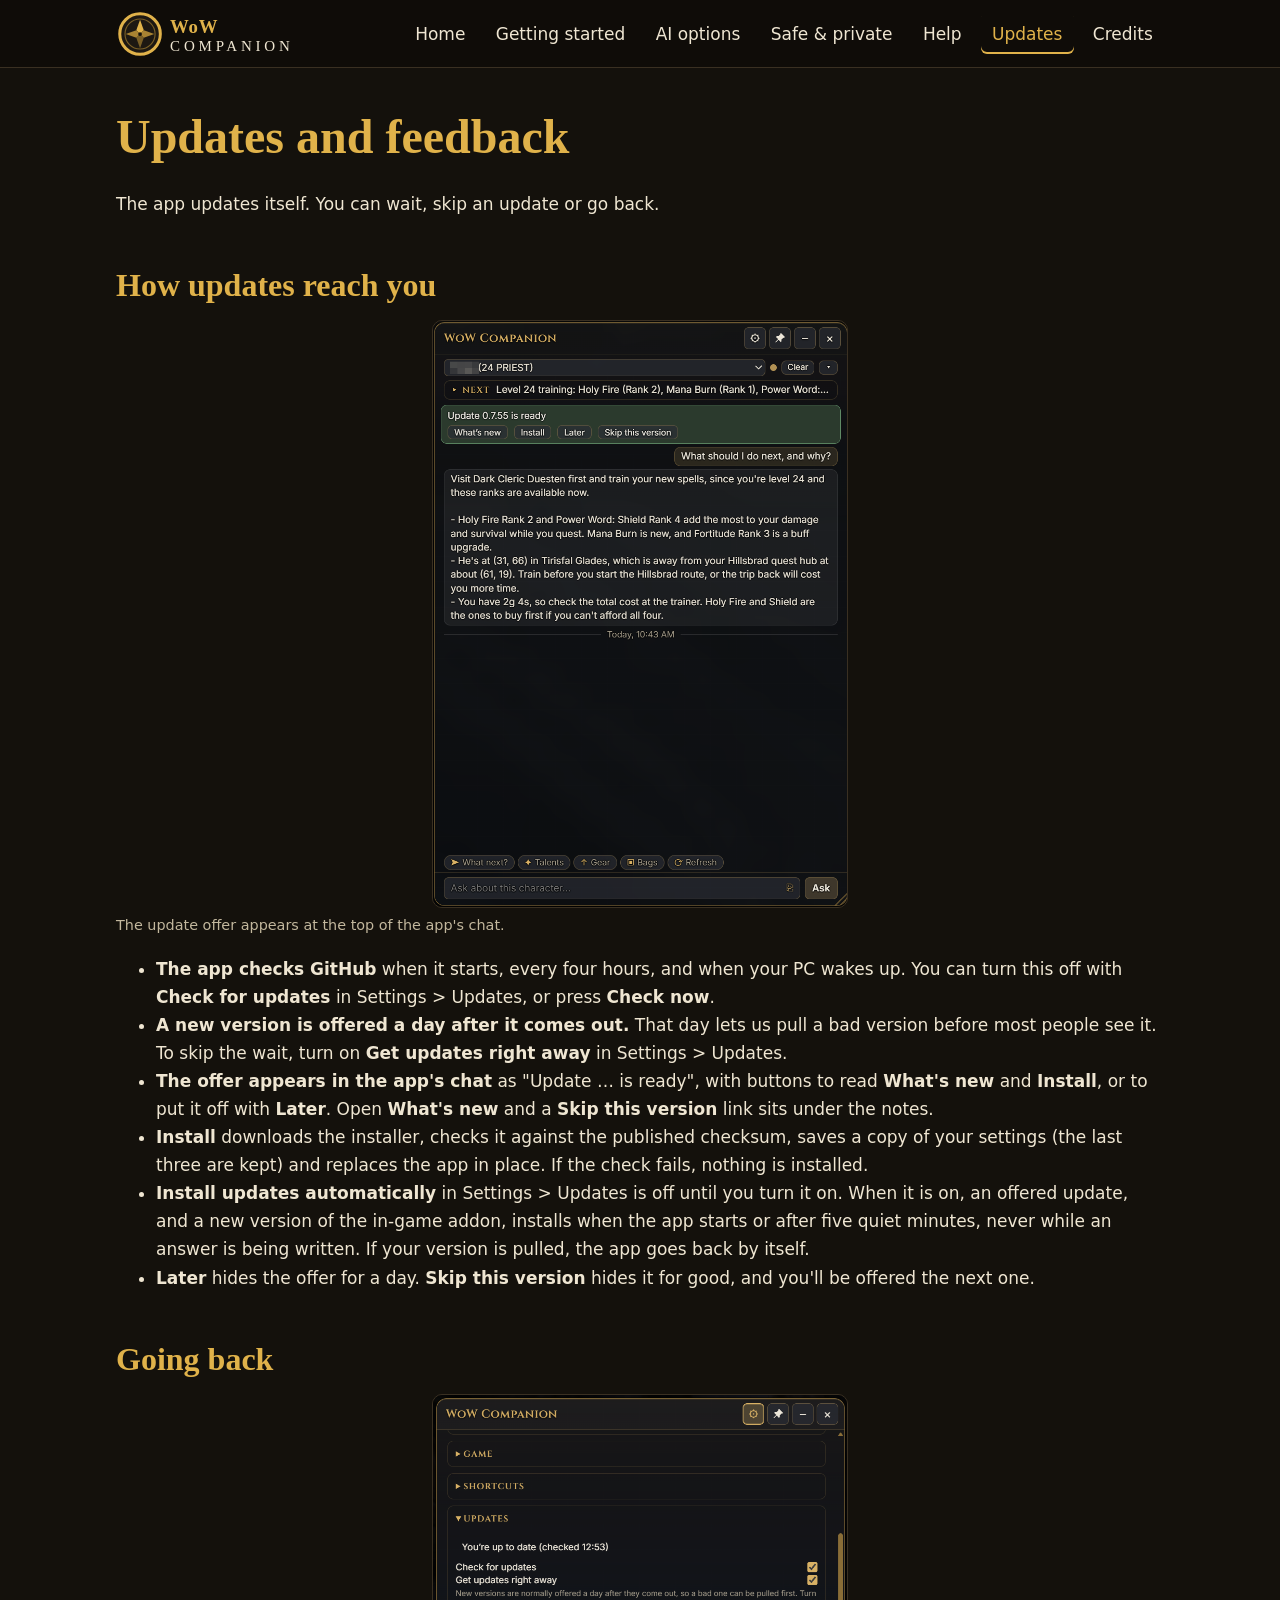
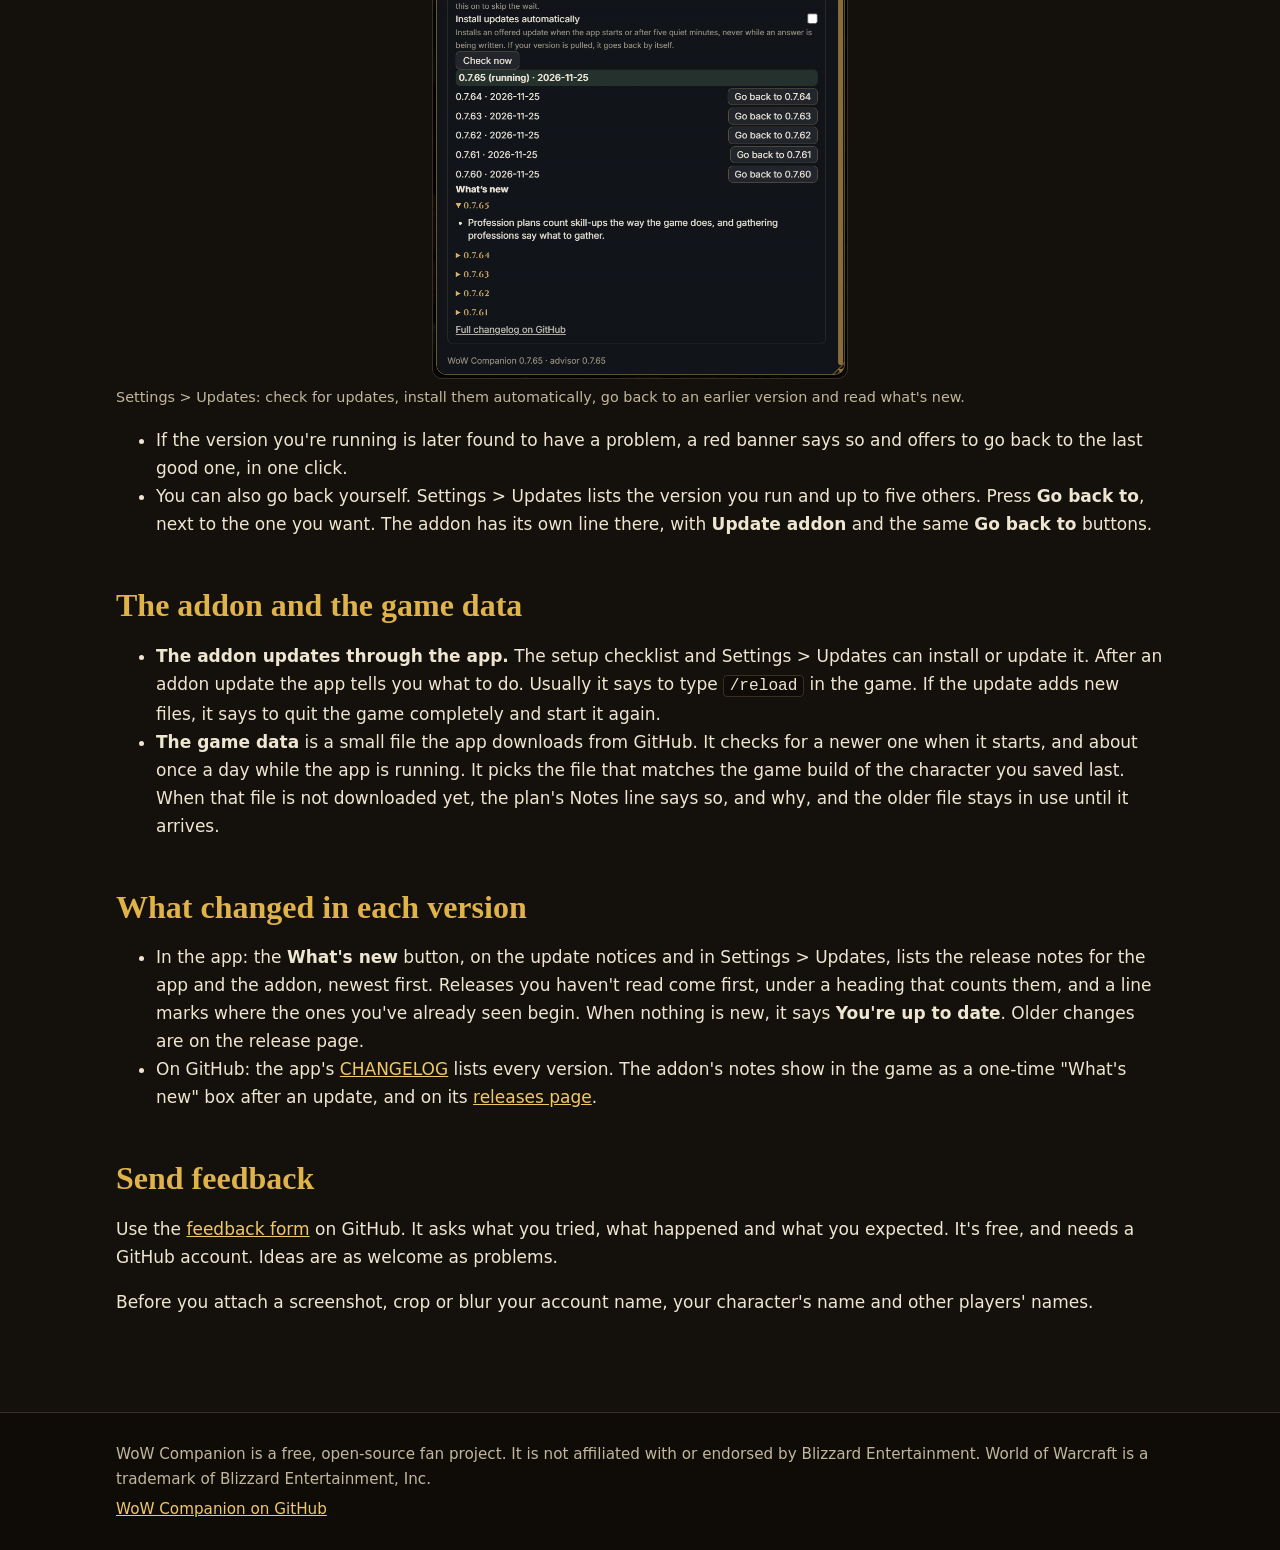
<file: updates.html>
<!DOCTYPE html>
<html lang="en">
<head>
<meta charset="utf-8">
<meta name="viewport" content="width=device-width, initial-scale=1">
<title>Updates and feedback · WoW Companion</title>
<meta name="description" content="How WoW Companion updates itself, where to read what changed, and how to send feedback.">
<meta name="theme-color" content="#14110c">
<link rel="icon" href="favicon.svg" type="image/svg+xml">
<link rel="stylesheet" href="assets/site.css">
</head>
<body>
<a class="skip" href="#main">Skip to the content</a>
<header class="site"><div class="wrap">
<a class="brand" href="index.html"><img src="assets/logo.svg" alt="WoW Companion" width="330" height="64"></a>
<nav aria-label="Main"><ul>
<li><a href="index.html">Home</a></li>
<li><a href="getting-started.html">Getting started</a></li>
<li><a href="ai-options.html">AI options</a></li>
<li><a href="safe-and-private.html">Safe &amp; private</a></li>
<li><a href="help.html">Help</a></li>
<li><a href="updates.html" aria-current="page">Updates</a></li>
<li><a href="credits.html">Credits</a></li>
</ul></nav>
</div></header>
<main id="main"><div class="wrap">
<section>
<h1>Updates and feedback</h1>
<p>The app updates itself. You can wait, skip an update or go back.</p>
</section>

<section>
<h2>How updates reach you</h2>
<figure class="fig tall"><a class="zoom" href="assets/img/shots/app-update-banner.png"><img src="assets/img/shots/app-update-banner.png" alt="Screenshot of the app with an Update is ready banner above the chat, with buttons What's new, Install, Later and Skip this version" width="796" height="1126"></a><figcaption>The update offer appears at the top of the app's chat.</figcaption></figure>
<ul>
<li><strong>The app checks GitHub</strong> when it starts, every four hours, and when your PC wakes up. You can turn this off with <strong>Check for updates</strong> in Settings &gt; Updates, or press <strong>Check now</strong>.</li>
<li><strong>A new version is offered a day after it comes out.</strong> That day lets us pull a bad version before most people see it. To skip the wait, turn on <strong>Get updates right away</strong> in Settings &gt; Updates.</li>
<li><strong>The offer appears in the app's chat</strong> as "Update … is ready", with buttons to read <strong>What's new</strong> and <strong>Install</strong>, or to put it off with <strong>Later</strong>. Open <strong>What's new</strong> and a <strong>Skip this version</strong> link sits under the notes.</li>
<li><strong>Install</strong> downloads the installer, checks it against the published checksum, saves a copy of your settings (the last three are kept) and replaces the app in place. If the check fails, nothing is installed.</li>
<li><strong>Install updates automatically</strong> in Settings &gt; Updates is off until you turn it on. When it is on, an offered update, and a new version of the in-game addon, installs when the app starts or after five quiet minutes, never while an answer is being written. If your version is pulled, the app goes back by itself.</li>
<li><strong>Later</strong> hides the offer for a day. <strong>Skip this version</strong> hides it for good, and you'll be offered the next one.</li>
</ul>
</section>

<section>
<h2>Going back</h2>
<figure class="fig tall"><a class="zoom" href="assets/img/shots/app-settings-updates.png"><img src="assets/img/shots/app-settings-updates.png" alt="Screenshot of the app's Settings with the Updates section open, showing Check for updates, Get updates right away and Install updates automatically, a Check now button, a list of earlier versions each with a Go back to button, and What's new" width="805" height="1134" loading="lazy"></a><figcaption>Settings &gt; Updates: check for updates, install them automatically, go back to an earlier version and read what's new.</figcaption></figure>
<ul>
<li>If the version you're running is later found to have a problem, a red banner says so and offers to go back to the last good one, in one click.</li>
<li>You can also go back yourself. Settings &gt; Updates lists the version you run and up to five others. Press <strong>Go back to</strong>, next to the one you want. The addon has its own line there, with <strong>Update addon</strong> and the same <strong>Go back to</strong> buttons.</li>
</ul>
</section>

<section>
<h2>The addon and the game data</h2>
<ul>
<li><strong>The addon updates through the app.</strong> The setup checklist and Settings &gt; Updates can install or update it. After an addon update the app tells you what to do. Usually it says to type <code>/reload</code> in the game. If the update adds new files, it says to quit the game completely and start it again.</li>
<li><strong>The game data</strong> is a small file the app downloads from GitHub. It checks for a newer one when it starts, and about once a day while the app is running. It picks the file that matches the game build of the character you saved last. When that file is not downloaded yet, the plan's Notes line says so, and why, and the older file stays in use until it arrives.</li>
</ul>
</section>

<section>
<h2>What changed in each version</h2>
<ul>
<li>In the app: the <strong>What's new</strong> button, on the update notices and in Settings &gt; Updates, lists the release notes for the app and the addon, newest first. Releases you haven't read come first, under a heading that counts them, and a line marks where the ones you've already seen begin. When nothing is new, it says <strong>You're up to date</strong>. Older changes are on the release page.</li>
<li>On GitHub: the app's <a href="https://github.com/WoW-Companion/advisor/blob/main/CHANGELOG.md">CHANGELOG</a> lists every version. The addon's notes show in the game as a one-time "What's new" box after an update, and on its <a href="https://github.com/WoW-Companion/addon/releases">releases page</a>.</li>
</ul>
</section>

<section id="feedback">
<h2>Send feedback</h2>
<p>Use the <a href="https://github.com/WoW-Companion/advisor/issues/new?template=alpha-feedback.yml">feedback form</a> on GitHub. It asks what you tried, what happened and what you expected. It's free, and needs a GitHub account. Ideas are as welcome as problems.</p>
<p>Before you attach a screenshot, crop or blur your account name, your character's name and other players' names.</p>
</section>
</div></main>
<footer class="site"><div class="wrap">
<p>WoW Companion is a free, open-source fan project. It is not affiliated with or endorsed by Blizzard Entertainment. World of Warcraft is a trademark of Blizzard Entertainment, Inc.</p>
<p><a href="https://github.com/WoW-Companion">WoW Companion on GitHub</a></p>
</div></footer>
<script src="assets/lightbox.js" defer></script>
</body>
</html>
</file>
<file: assets/site.css>
:root{--bg:#14110c;--panel:#1d1812;--panel2:#262017;--line:#3a3022;--gold:#e0b24a;--gold-d:#a98332;--text:#efe6d2;--muted:#c2b79d;--link:#f0c866}
*{box-sizing:border-box}
html{scroll-behavior:smooth}
body{margin:0;background:var(--bg);color:var(--text);font:1.0625rem/1.65 system-ui,-apple-system,"Segoe UI",Roboto,Helvetica,Arial,sans-serif}
h1,h2,h3{font-family:Georgia,"Times New Roman",serif;color:var(--gold);line-height:1.2;margin:0 0 .5em}
h1{font-size:clamp(1.9rem,5vw,3rem)}
h2{font-size:clamp(1.5rem,3.5vw,2rem);margin-top:0}
h3{font-size:1.2rem}
a{color:var(--link)}
a:hover{color:#fff}
:focus-visible{outline:3px solid #fff;outline-offset:3px;border-radius:3px}
.skip{position:absolute;left:-999px;top:0;background:var(--gold);color:#14110c;padding:.5rem 1rem;z-index:10}
.skip:focus{left:0}
.wrap{max-width:68rem;margin:0 auto;padding:0 1.25rem}
header.site{background:#0f0c08;border-bottom:1px solid var(--line)}
header.site .wrap{display:flex;flex-wrap:wrap;align-items:center;justify-content:space-between;gap:.5rem 1.5rem;padding-top:.6rem;padding-bottom:.6rem}
.brand img{display:block;height:48px;width:auto}
nav ul{list-style:none;margin:0;padding:0;display:flex;flex-wrap:wrap;gap:.25rem .5rem}
nav a{display:inline-block;padding:.4rem .7rem;color:var(--text);text-decoration:none;border-radius:6px}
nav a:hover{background:var(--panel2);color:var(--gold)}
nav a[aria-current="page"]{color:var(--gold);box-shadow:inset 0 -2px 0 var(--gold)}
main{padding:2.5rem 0 3rem}
section{margin:0 0 3rem}
.hero{display:grid;gap:2rem;align-items:center;grid-template-columns:1fr}
.hero p.lead{font-size:1.25rem;margin:.25rem 0 1rem}
.hero p.sub{color:var(--muted)}
.hero img,.fig img{width:100%;height:auto;display:block;border-radius:10px;border:1px solid var(--line)}
.btns{display:flex;flex-wrap:wrap;gap:.8rem;margin:1.25rem 0 .5rem}
.btn{display:inline-block;padding:.8rem 1.4rem;border-radius:8px;font-weight:700;text-decoration:none;border:2px solid var(--gold)}
.btn.primary{background:var(--gold);color:#14110c}
.btn.primary:hover{background:#f3cd77;color:#14110c}
.btn.ghost{color:var(--gold)}
.btn.ghost:hover{background:var(--panel2);color:#fff}
.note{color:var(--muted);font-size:.95rem}
.cards{display:grid;gap:1rem;grid-template-columns:repeat(auto-fit,minmax(15rem,1fr));list-style:none;padding:0;margin:0}
.card{background:var(--panel);border:1px solid var(--line);border-radius:10px;padding:1.1rem 1.2rem}
.card h3{margin-bottom:.3em}
.card p{margin:0;color:var(--text)}
.card p+p{margin-top:.6em}
.steps{counter-reset:s;list-style:none;padding:0;margin:0;display:grid;gap:1rem;grid-template-columns:repeat(auto-fit,minmax(15rem,1fr))}
.steps li{counter-increment:s;background:var(--panel);border:1px solid var(--line);border-radius:10px;padding:1.1rem 1.2rem}
.steps li::before{content:counter(s);display:inline-grid;place-items:center;width:2rem;height:2rem;border-radius:50%;background:var(--gold);color:#14110c;font-weight:700;margin-bottom:.5rem}
.step{background:var(--panel);border:1px solid var(--line);border-radius:12px;padding:1.25rem;margin:0 0 1.5rem;display:grid;gap:1rem;grid-template-columns:1fr}
.step h2{font-size:1.4rem}
.step .see{color:var(--muted);font-style:italic}
.fig{margin:0}
.fig.tall img{max-width:26rem;margin:0 auto}
.card img{width:100%;height:auto;display:block;margin-top:.75rem;border-radius:8px;border:1px solid var(--line)}
.callout.need{margin:1.5rem 0}
.fig figcaption{color:var(--muted);font-size:.9rem;margin-top:.4rem}
.callout{background:var(--panel2);border-left:4px solid var(--gold);padding:.8rem 1rem;border-radius:0 8px 8px 0;margin:1rem 0}
code,kbd{background:#0f0c08;border:1px solid var(--line);border-radius:4px;padding:.05em .35em;font-family:ui-monospace,Consolas,monospace;font-size:.95em}
footer.site{border-top:1px solid var(--line);background:#0f0c08;color:var(--muted);padding:1.5rem 0;font-size:.95rem}
footer.site p{margin:.3rem 0}
@media (min-width:46rem){
  .hero{grid-template-columns:1fr 1fr}
  .step{grid-template-columns:1fr 1fr;align-items:center}
  .step:nth-of-type(even) .fig{order:-1}
}
@media (prefers-reduced-motion:reduce){html{scroll-behavior:auto}*{transition:none!important;animation:none!important}}
.tablewrap{overflow-x:auto;margin:1rem 0}
table{border-collapse:collapse;width:100%;min-width:40rem;background:var(--panel)}
caption{text-align:left;color:var(--muted);padding:.4rem 0;font-size:.95rem}
th,td{border:1px solid var(--line);padding:.6rem .75rem;text-align:left;vertical-align:top}
th{background:var(--panel2);color:var(--gold)}
.qa{background:var(--panel);border:1px solid var(--line);border-radius:10px;padding:1rem 1.25rem;margin:0 0 1rem}
.qa h3{margin-bottom:.4em}
.qa p{margin:.4em 0}

.eyebrow{color:var(--gold);font-weight:700;text-transform:uppercase;letter-spacing:.06em;font-size:.85rem;margin:0 0 .25rem}
.shot{position:relative}
.bubble{position:absolute;top:.6rem;left:.6rem;margin:0;background:var(--panel);color:var(--text);border:1px solid var(--gold);border-radius:14px 14px 14px 2px;padding:.4rem .8rem;font-weight:600;box-shadow:0 2px 8px rgba(0,0,0,.5)}
.muted{color:var(--muted)}
.asks{display:grid;gap:1rem;grid-template-columns:repeat(auto-fit,minmax(15rem,1fr));list-style:none;padding:0;margin:1rem 0}
.ask{background:var(--panel);border:1px solid var(--line);border-radius:10px;padding:1.1rem 1.2rem}
.ask .q{font-weight:700;color:var(--gold);margin:0 0 .5rem}
.ask .a{margin:0}
/* Home: five cards as 3 + 2, and a larger hero shot */
@media (min-width:46rem){
  .hero{grid-template-columns:minmax(0,4fr) minmax(0,6fr);align-items:start}
  .hero h1{font-size:2.1rem}
}
@media (min-width:56rem){
  .cards.five{grid-template-columns:repeat(6,1fr)}
  .cards.five .card{grid-column:span 2}
  .cards.five .card:nth-child(n+4){grid-column:span 3}
}
/* Click to enlarge */
a.zoom{display:block;position:relative;cursor:zoom-in}
a.zoom::after{content:"\1F50D\FE0E  Click to enlarge";position:absolute;right:.5rem;bottom:.5rem;background:rgba(20,17,12,.85);color:var(--gold);border:1px solid var(--line);border-radius:6px;padding:.15rem .5rem;font-size:.8rem;opacity:0;transition:opacity .15s;pointer-events:none}
a.zoom:hover::after,a.zoom:focus-visible::after{opacity:1}
a.zoom:focus-visible{outline:2px solid var(--gold);outline-offset:2px}
.fig.tall a.zoom{max-width:26rem;margin:0 auto}
.lb{position:fixed;inset:0;z-index:100;background:rgba(10,8,5,.92);display:flex;flex-direction:column}
.lb[hidden]{display:none}
.lb-bar{display:flex;gap:.5rem;justify-content:flex-end;padding:.5rem}
.lb-bar button{background:var(--panel);color:var(--text);border:2px solid var(--gold);border-radius:8px;padding:.4rem .9rem;font:inherit;font-weight:700;cursor:pointer}
.lb-bar button:hover{background:var(--panel2);color:var(--gold)}
.lb-bar button[hidden]{display:none}
.lb-stage{flex:1;min-height:0;overflow:auto;display:flex;padding:.5rem}
.lb-stage img{margin:auto;display:block;border-radius:6px;cursor:zoom-in;max-width:100%;max-height:100%;width:auto;height:auto}
.lb.full .lb-stage img{max-width:none;max-height:none;cursor:zoom-out}
/* Home: balanced hero, three need cards, level card images */
.hero{align-items:start}
.hero .fig{margin:0}
.cards{align-items:stretch}
.cards.three{grid-template-columns:1fr;margin-bottom:0}
.cards.three ul{margin:0;padding-left:1.1rem}
.cards.three li{margin:.3rem 0}
.cards.five .card img{height:15rem;object-fit:cover;object-position:top}
@media (min-width:46rem){
  .cards.three{grid-template-columns:repeat(3,minmax(0,1fr))}
}
</file>
